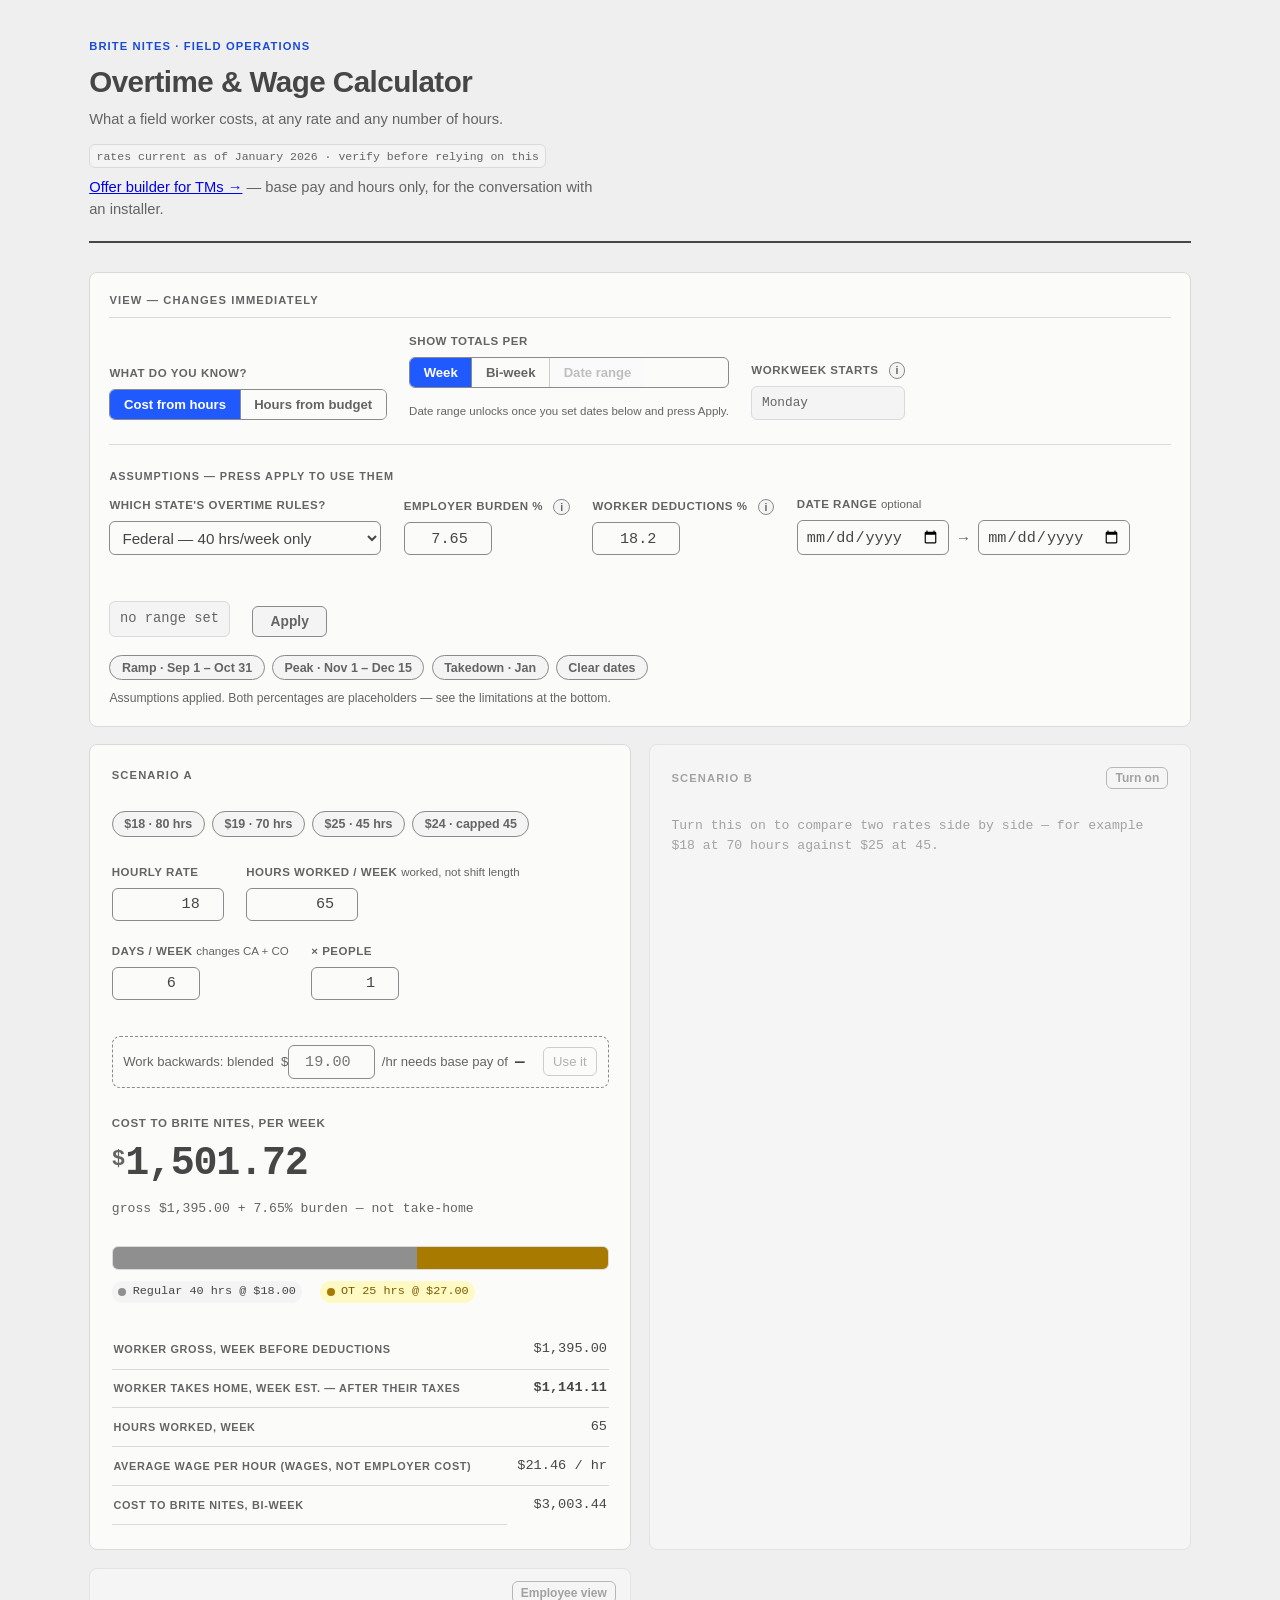
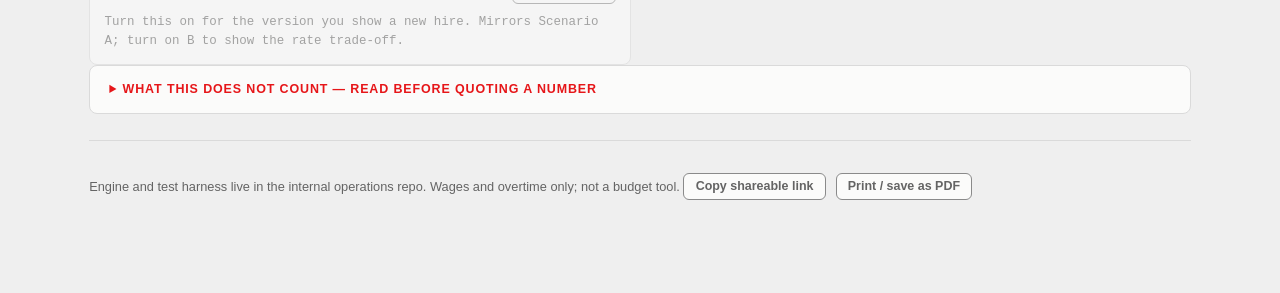
<file: index.html>
<!DOCTYPE html>
<html lang="en">
<head>
<meta charset="utf-8">
<meta name="viewport" content="width=device-width, initial-scale=1">
<title>Overtime &amp; Wage Calculator — Brite Nites</title>

<link rel="stylesheet" href="style.css">
</head>
<body>

<div class="wrap">

  <header class="top">
    <p class="eyebrow">Brite Nites · Field Operations</p>
    <h1>Overtime &amp; Wage Calculator</h1>
    <p class="sub">What a field worker costs, at any rate and any number of hours.</p>
    <span class="stamp">rates current as of January 2026 · verify before relying on this</span>
    <p class="sub" style="margin-top:0.5rem"><a href="tm.html">Offer builder for TMs &rarr;</a> — base pay and hours only, for the conversation with an installer.</p>
    <p class="print-only" id="printStamp" style="font-family:var(--mono);font-size:0.72rem;color:var(--ink-mid);margin:0.5rem 0 0"></p>
  </header>

  <!-- ============ shared settings ============ -->
  <section class="panel">
    <h2>View — changes immediately</h2>
    <div class="row">
      <div class="field">
        <label>What do you know?</label>
        <div class="seg" id="mode">
          <button type="button" data-mode="cost" aria-pressed="true">Cost from hours</button>
          <button type="button" data-mode="hours" aria-pressed="false">Hours from budget</button>
        </div>
      </div>
      <div class="field">
        <label>Show totals per</label>
        <div class="seg" id="period">
          <button type="button" data-period="week" aria-pressed="true">Week</button>
          <button type="button" data-period="biweek" aria-pressed="false">Bi-week</button>
          <button type="button" data-period="range" aria-pressed="false" id="periodRange" disabled>Date range</button>
        </div>
        <p class="unlock-note">Date range unlocks once you set dates below and press Apply.</p>
      </div>
      <div class="field">
        <label>Workweek starts
          <button type="button" class="info" aria-expanded="false" aria-controls="i-week"
                  aria-label="Why the workweek matters">i</button>
        </label>
        <div class="fixed-note">Monday</div>
      </div>
    </div>

    <div class="infobox" id="i-week" hidden>
      Overtime is worked out <b>one week at a time</b>, never per pay period — so
      the calculator has to know where a week begins. Monday matches Deputy, and
      because your pay periods also start Monday and run 14 days, every pay
      period is exactly two whole weeks. That is why the bi-week figure is exact
      rather than an estimate.
    </div>

    <hr class="divide">

    <p class="subhead">Assumptions — press Apply to use them</p>
    <div class="row">
      <div class="field">
        <label for="state">Which state's overtime rules?</label>
        <select id="state" class="w-state">
          <option value="FED" selected>Federal — 40 hrs/week only</option>
          <option value="CA">California — daily OT + double time</option>
          <option value="CO">Colorado — daily OT over 12</option>
        </select>
      </div>
      <div class="field">
        <label for="burden">Employer burden %
          <button type="button" class="info" aria-expanded="false" aria-controls="i-burden"
                  aria-label="What is employer burden?">i</button>
        </label>
        <input type="number" id="burden" class="w-small" value="7.65" min="0" max="100" step="0.01">
      </div>
      <div class="field">
        <label for="deduct">Worker deductions %
          <button type="button" class="info" aria-expanded="false" aria-controls="i-deduct"
                  aria-label="What are worker deductions?">i</button>
        </label>
        <input type="number" id="deduct" class="w-small" value="18.2" min="0" max="100" step="0.1">
      </div>
      <div class="field">
        <label for="d1">Date range <span class="hint">optional</span></label>
        <div style="display:flex;gap:0.45rem;align-items:center">
          <input type="date" id="d1" class="w-date" aria-label="Start date">
          <span style="color:var(--ink-faint)">→</span>
          <input type="date" id="d2" class="w-date" aria-label="End date">
        </div>
      </div>
      <div class="field">
        <label>&nbsp;</label>
        <span class="weeks-out none" id="weeksOut">no range</span>
      </div>
      <div class="field">
        <label>&nbsp;</label>
        <button type="button" class="applybtn" id="apply" data-dirty="0">Apply</button>
      </div>
    </div>

    <div class="presets" id="seasonPresets" style="margin-top:1.1rem">
      <button type="button" data-s1="09-01" data-s2="10-31" data-y="0">Ramp · Sep 1 – Oct 31</button>
      <button type="button" data-s1="11-01" data-s2="12-15" data-y="0">Peak · Nov 1 – Dec 15</button>
      <button type="button" data-s1="01-05" data-s2="01-31" data-y="1">Takedown · Jan</button>
      <button type="button" data-clear="1">Clear dates</button>
    </div>

    <div class="infobox" id="i-burden" hidden>
      What you pay <b>on top of</b> wages. It is not part of anyone's paycheck —
      it is your cost for employing them at all.<br><br>
      The 7.65% here is only the employer half of Social Security and Medicare,
      which is fixed by law. It leaves out unemployment insurance and
      <b>workers' comp, which is the expensive one for roof work</b>. So the real
      number is higher than 7.65% and you should overwrite it once Braxton gives
      you the figure.
    </div>
    <div class="infobox" id="i-deduct" hidden>
      What comes <b>out of</b> the worker's check — their taxes and withholding.
      This is the opposite direction to burden: burden is added to your cost,
      deductions are subtracted from their pay. Gross sits between the two.<br><br>
      18.2% is a placeholder taken from real payroll here (about 82% of gross
      landing in pocket). It changes with the person, their W-4 and their state,
      so treat any net figure as a ballpark.
    </div>

    <p class="apply-hint" id="applyHint" data-dirty="0">Assumptions applied. Both percentages are placeholders — see the limitations at the bottom.</p>
  </section>

  <!-- ============ scenarios ============ -->
  <div class="scenarios">
    <div class="card" id="cardA">
      <div class="card-head"><h3>Scenario A</h3></div>
      <div class="presets" data-preset-for="A">
        <button type="button" data-r="18" data-h="80" data-d="6">$18 · 80 hrs</button>
        <button type="button" data-r="19" data-h="70" data-d="6">$19 · 70 hrs</button>
        <button type="button" data-r="25" data-h="45" data-d="5">$25 · 45 hrs</button>
        <button type="button" data-r="24" data-h="45" data-d="5">$24 · capped 45</button>
      </div>
      <div class="row">
        <div class="field">
          <label for="rateA">Hourly rate</label>
          <input type="number" id="rateA" class="w-rate" value="18" min="0" step="0.25">
        </div>
        <div class="field" data-when="cost">
          <label for="hoursA">Hours worked / week
            <span class="hint">worked, not shift length</span></label>
          <input type="number" id="hoursA" class="w-hours" value="65" min="0" step="0.25">
        </div>
        <div class="field" data-when="hours">
          <label for="budgetA">Weekly budget $</label>
          <input type="number" id="budgetA" class="w-hours" value="1500" min="0" step="10">
        </div>
        <div class="field">
          <label for="daysA">Days / week
            <span class="hint">changes CA + CO</span></label>
          <input type="number" id="daysA" class="w-days" value="6" min="1" max="7" step="1">
        </div>
        <div class="field">
          <label for="peopleA">× people</label>
          <input type="number" id="peopleA" class="w-days" value="1" min="1" step="1">
        </div>
      </div>
      <div class="solver" data-solve-for="A">
        <span>Work backwards: blended</span>
        <label for="blendA">$<input type="number" id="blendA" class="w-rate" step="0.25" min="0" placeholder="19.00"></label>
        <span>/hr needs base pay of</span>
        <span class="sv-out" id="blendOutA">&mdash;</span>
        <button type="button" id="blendUseA" disabled>Use it</button>
      </div>
      <div class="field" data-perday>
        <label>Per-day hours <span class="hint">optional — overrides the weekly total</span></label>
        <div class="perday" id="perdayA"></div>
      </div>
      <div id="outA"></div>
    </div>

    <div class="card b-off" id="cardB">
      <div class="card-head">
        <h3>Scenario B</h3>
        <button type="button" class="toggle-b" id="toggleB" aria-pressed="false">Turn on</button>
      </div>
      <div id="bBody" class="hidden">
        <div class="presets" data-preset-for="B">
          <button type="button" data-r="18" data-h="80" data-d="6">$18 · 80 hrs</button>
          <button type="button" data-r="19" data-h="70" data-d="6">$19 · 70 hrs</button>
          <button type="button" data-r="25" data-h="45" data-d="5">$25 · 45 hrs</button>
          <button type="button" data-r="24" data-h="45" data-d="5">$24 · capped 45</button>
        </div>
        <div class="row">
          <div class="field">
            <label for="rateB">Hourly rate</label>
            <input type="number" id="rateB" class="w-rate" value="25" min="0" step="0.25">
          </div>
          <div class="field" data-when="cost">
            <label for="hoursB">Hours worked / week
            <span class="hint">worked, not shift length</span></label>
            <input type="number" id="hoursB" class="w-hours" value="45" min="0" step="0.25">
          </div>
          <div class="field" data-when="hours">
            <label for="budgetB">Weekly budget $</label>
            <input type="number" id="budgetB" class="w-hours" value="1500" min="0" step="10">
          </div>
          <div class="field">
            <label for="daysB">Days / week
              <span class="hint">changes CA + CO</span></label>
            <input type="number" id="daysB" class="w-days" value="5" min="1" max="7" step="1">
          </div>
          <div class="field">
            <label for="peopleB">× people</label>
            <input type="number" id="peopleB" class="w-days" value="1" min="1" step="1">
          </div>
        </div>
        <div class="solver" data-solve-for="B">
          <span>Work backwards: blended</span>
          <label for="blendB">$<input type="number" id="blendB" class="w-rate" step="0.25" min="0" placeholder="19.00"></label>
          <span>/hr needs base pay of</span>
          <span class="sv-out" id="blendOutB">&mdash;</span>
          <button type="button" id="blendUseB" disabled>Use it</button>
        </div>
        <div class="field" data-perday>
          <label>Per-day hours <span class="hint">optional — overrides the weekly total</span></label>
          <div class="perday" id="perdayB"></div>
        </div>
        <div id="outB"></div>
      </div>
      <p id="bHint" class="bignum-sub" style="margin:0">Turn this on to compare two rates side by side — for example $18 at 70 hours against $25 at 45.</p>
    </div>

    <div class="card b-off" id="cardE">
      <div class="card-head">
        <button type="button" class="toggle-b" id="toggleE" aria-pressed="false">Employee view</button>
      </div>
      <div id="eBody" class="hidden">
        <div id="outE"></div>
      </div>
      <p id="eHint" class="bignum-sub" style="margin:0">Turn this on for the version you show a new hire. Mirrors Scenario A; turn on B to show the rate trade-off.</p>
    </div>
  </div>

  <div id="compare"></div>

  <details class="limits">
    <summary>What this does not count — read before quoting a number</summary>
    <ol>
      <li><b>What the words mean.</b> <b>Employer burden</b> — what you pay on top of wages; your cost, not part of their check. <b>Worker deductions</b> — what comes out of their check. <b>Average wage per hour</b> — total wages divided by hours worked, so it shows what you are actually paying per hour once overtime is mixed in. Deliberately NOT called a <i>blended rate</i>: under the FLSA that term means the weighted average of two or more <i>base</i> rates and it excludes the overtime premium, so it is an input to the overtime calculation. This figure includes the premium, so it is an output. Calling it blended invites the reading that overtime was owed at 1.5x this number. <b>With burden</b> — wages plus the employer add-ons. <b>Hours worked</b> — not shift length; meal breaks are unpaid, so a 16-hour shift with two 30-minute breaks is 15 paid hours.</li>
      <li><b>Both percentages are placeholders.</b> Employer burden defaults to <b>7.65%</b>, which is the employer FICA share only (6.2% Social Security + 1.45% Medicare) — statutory, and it excludes unemployment and workers' comp. Workers' comp is the expensive one for roof work, so the real figure is higher. Worker deductions default to <b>18.2%</b>, drawn from observed payroll at roughly 82% net-to-gross; it varies by person, filing status and state. Overwrite both once you have real numbers.</li>
      <li><b>"Federal" covers every state without a daily overtime rule</b> — VA, UT, AZ, WA, MD, DC, NC, PA, NY, CT, FL and TX among Brite Nites's territories. Only California and Colorado have daily rules.</li>
      <li><b>Wage cost only.</b> Not included: California meal and rest break premiums (one hour of pay per violation, and shifts over 10 hours require a second meal period), productivity decline on long days, safety exposure, or turnover.</li>
      <li><b>A 10% productivity loss erases the whole cheap-labour-plus-overtime advantage.</b> $1,800 ÷ $25.00 = 72 effective hours. If 80 nominal hours produce fewer than 72 hours of real output, an $18 worker at 80 hours no longer beats a $25 worker at 40.</li>
      <li><b>Enter hours <em>worked</em>, not shift length.</b> Meal breaks are unpaid when properly taken, so a 16-hour shift with two 30-minute meals is 15 paid hours. In California that's $396 against $360 at $18/hr — $36 a day.</li>
      <li><b>Splitting hours evenly across days understates California and Colorado cost, always.</b> Double-time and daily overtime trigger on individual long days, and averaging minimises how many hours clear those lines. Measured: 66 hours over 6 days is $1,422 evenly split against $1,476 ragged — 3.8% low. Use the per-day boxes for real weeks.</li>
      <li><b>Colorado's 12-consecutive-hours rule is not modelled.</b> Colorado owes overtime after 12 consecutive hours even when they span two calendar days. That needs shift start and end times, not daily totals.</li>
      <li><b>This page cannot track law changes.</b> It is self-contained with no connection to anything. What moves every January 1: the California minimum wage. Law monitoring is a service — your payroll provider, an employment attorney, or CalChamber alerts.</li>
      <li><b>Validation.</b> The federal path is checked against 29 periods of real Brite Nites payroll, 26 matching to the cent. California and Colorado are built from published state rules and checked against hand-computed cases only — no Brite Nites paycheck exists to test them against.</li>
    </ol>
  </details>

  <footer class="foot">
    <p>Engine and test harness live in the internal operations repo. Wages and overtime only; not a budget tool. <button type="button" class="copybtn" id="share">Copy shareable link</button>
    <button type="button" class="copybtn" id="printBtn" style="margin-left:0.4rem">Print / save as PDF</button></p>
  </footer>

</div>

<script>
/* ===================== engine (mirrors engine.js) ===================== */
const RULES = {
  FED: { weeklyThreshold: 40, dailyOtAfter: null, dailyDtAfter: null, seventhDay: false, label: 'Federal' },
  CA:  { weeklyThreshold: 40, dailyOtAfter: 8,    dailyDtAfter: 12,   seventhDay: true,  label: 'California' },
  CO:  { weeklyThreshold: 40, dailyOtAfter: 12,   dailyDtAfter: null, seventhDay: false, label: 'Colorado' },
};
const r2 = n => Math.round((n + Number.EPSILON) * 100) / 100;

function computeWeek(rate, hoursByDay, key) {
  const r = RULES[key], otRate = rate * 1.5, dtRate = rate * 2;
  let reg = 0, ot = 0, dt = 0;
  hoursByDay.forEach((h, i) => {
    if (!(h > 0)) return;
    if (r.seventhDay && hoursByDay.filter(x => x > 0).length === 7 && i === 6) {
      ot += Math.min(h, 8); dt += Math.max(h - 8, 0); return;
    }
    if (r.dailyOtAfter === null) { reg += h; return; }
    reg += Math.min(h, r.dailyOtAfter);
    if (r.dailyDtAfter !== null) {
      ot += Math.max(Math.min(h, r.dailyDtAfter) - r.dailyOtAfter, 0);
      dt += Math.max(h - r.dailyDtAfter, 0);
    } else {
      ot += Math.max(h - r.dailyOtAfter, 0);
    }
  });
  if (reg > r.weeklyThreshold) { ot += reg - r.weeklyThreshold; reg = r.weeklyThreshold; }
  const cost = reg * rate + ot * otRate + dt * dtRate, total = reg + ot + dt;
  return { reg: r2(reg), ot: r2(ot), dt: r2(dt), total: r2(total), cost: r2(cost),
           blended: total > 0 ? r2(cost / total) : 0 };
}
const evenSplit = (hrs, days) => Array(Math.max(1, days)).fill(hrs / Math.max(1, days));

function hoursForBudget(rate, budget, days, key, maxPerDay = 16) {
  const ceiling = days * maxPerDay;
  if (ceiling <= 0) return { hours: 0, capped: false };   /* `capped` must mean only "hit the 16h/day ceiling" */
  if (computeWeek(rate, evenSplit(ceiling, days), key).cost <= budget) return { hours: ceiling, capped: true };
  let lo = 0, hi = ceiling;
  for (let i = 0; i < 60; i++) {
    const mid = (lo + hi) / 2;
    if (computeWeek(rate, evenSplit(mid, days), key).cost > budget) hi = mid; else lo = mid;
  }
  return { hours: r2(lo), capped: false };
}

/* ===================== helpers ===================== */
const $ = id => document.getElementById(id);
const DAYS = ['Mon','Tue','Wed','Thu','Fri','Sat','Sun'];
const money = n => n.toLocaleString('en-US', { minimumFractionDigits: 2, maximumFractionDigits: 2 });
/* Season totals are a pitch number, not a paycheck. Cents on a five-figure
   estimate read as false precision. */
const money0 = n => Math.round(n).toLocaleString('en-US');
const hrs = n => n.toLocaleString('en-US', { maximumFractionDigits: 2 });
let mode = 'cost', bOn = false, eOn = false, period = 'week';

/* Assumptions are staged, not live — they take effect on Apply.
   View toggles (direction, period) are instant. */
const applied = { state: 'FED', burden: 7.65, deduct: 18.2, d1: '', d2: '' };

['A','B'].forEach(s => {
  const host = $('perday' + s);
  DAYS.forEach((d, i) => {
    const wrap = document.createElement('div');
    wrap.className = 'd';
    wrap.innerHTML = `<span>${d}</span><input type="number" min="0" max="24" step="0.25"
                       id="pd${s}${i}" placeholder="—" aria-label="${d} hours, scenario ${s}">`;
    host.appendChild(wrap);
  });
});

function readScenario(s) {
  const rate = +$('rate' + s).value || 0;
  const days = Math.min(7, Math.max(1, +$('days' + s).value || 1));
  const people = Math.max(1, +$('people' + s).value || 1);
  const perday = DAYS.map((_, i) => $(`pd${s}${i}`).value).map(v => v === '' ? null : (+v || 0));
  const usingPerDay = perday.some(v => v !== null);
  return { rate, days, people, perday, usingPerDay,
           hours: +$('hours' + s).value || 0, budget: +$('budget' + s).value || 0 };
}

function weeksBetween(a, b) {
  if (!a || !b) return null;
  const ms = new Date(b + 'T00:00') - new Date(a + 'T00:00');
  if (!(ms >= 0)) return null;
  return r2((ms / 86400000 + 1) / 7);
}

/* Live readout so the date fields visibly do something before Apply. */
function updateWeeksOut() {
  const w = weeksBetween($('d1').value, $('d2').value);
  const el = $('weeksOut');
  if (w === null) { el.textContent = 'no range set'; el.classList.add('none'); }
  else { el.textContent = `= ${hrs(w)} weeks`; el.classList.remove('none'); }
}

function settingsDirty() {
  return $('state').value !== applied.state
      || (+$('burden').value || 0) !== applied.burden
      || (+$('deduct').value || 0) !== applied.deduct
      || $('d1').value !== applied.d1
      || $('d2').value !== applied.d2;
}
function markDirty() {
  const d = settingsDirty() ? '1' : '0';
  $('apply').dataset.dirty = d;
  $('applyHint').dataset.dirty = d;
  const wk = weeksBetween(applied.d1, applied.d2);
  $('applyHint').textContent = d === '1'
    ? 'Unapplied changes — press Apply.'
    : (wk ? `Applied. Date range is ${hrs(wk)} weeks — switch "Show totals per" to Date range to total it.`
          : 'Assumptions applied. Both percentages are placeholders — see the limitations at the bottom.');
  updateWeeksOut();
}
function applySettings() {
  applied.state  = $('state').value;
  applied.burden = Math.max(0, +$('burden').value || 0);
  applied.deduct = Math.max(0, Math.min(100, +$('deduct').value || 0));
  applied.d1 = $('d1').value;
  applied.d2 = $('d2').value;
  markDirty();
  render();
}

/* Season presets. Install season spans a year boundary, so takedown is +1. */
function seasonYear() {
  const now = new Date();
  return now.getMonth() >= 7 ? now.getFullYear() : now.getFullYear() - 1;
}

function hourArray(sc, state) {
  if (mode === 'hours') {
    const { hours, capped } = hoursForBudget(sc.rate, sc.budget, sc.days, state);
    return { arr: evenSplit(hours, sc.days), solved: hours, capped };
  }
  /* Only honour per-day where a daily rule exists. Otherwise values left in the
     boxes would keep driving the result after the fields were hidden, and the
     total could differ from the hours field the user can actually see. */
  if (sc.usingPerDay && RULES[state].dailyOtAfter !== null)
    return { arr: sc.perday.map(v => v || 0), solved: null, capped: false };
  return { arr: evenSplit(sc.hours, sc.days), solved: null, capped: false };
}

/* The employee card. Deliberately NOT a view mode over Scenario A — A and B
   stay exactly as they are; this is a third card you turn on alongside them.
   It MIRRORS Scenario A rather than carrying its own inputs, because the rate
   and hours are already typed once at the top and a second set would drift.
   Season length comes from the applied date range, or 8 weeks.

   What it must never show: cost to Brite Nites, employer burden, or the
   after-tax estimate. Mike wants the net figure to hand if a hire asks, so it
   lives in Scenario A, off the card he screenshots.

   Two things carry the pitch. The average-pay-per-hour figure, because these
   guys anchor on hourly and the honest answer to "$22 is low" is that $22 with
   overtime averages $26.23. Never label that a "blended rate" — see the
   glossary; the FLSA meaning is an input to the OT calculation, not an output
   of it, and the mislabel implies OT was owed at 1.5x it. And the Scenario B trade-off, which is the real conversation: a guy
   asking $25 gets it, capped at 40 hours, and takes home less. */
function renderEmployee(state, A, B, weeks) {
  const rate  = A.sc.rate;
  const w     = A.w;
  const hours = w.total;
  /* With per-day boxes in use, sc.days is just the input field and can disagree
     with the week actually entered — [16,16,16,0,0,0,0] is three days, not six.
     The hero comes from the real array, so the band and the per-day row have to
     as well, or they would describe a different week than the headline. */
  const days  = A.sc.usingPerDay
    ? Math.max(1, A.arr.filter(h => h > 0).length)
    : A.sc.days;
  /* Floor, not round: a 8.71-week range rounded up to 9 would inflate the
     season total by 3%. On a number quoted to a hire, err low. */
  const wkE   = Math.max(1, Math.floor(weeks || 8));

  if (!(rate > 0 && hours > 0)) {
    $('outE').innerHTML = '<p class="bignum-sub" style="margin:0">Enter a rate and hours in Scenario A.</p>';
    return;
  }

  const seg = t => w.total > 0 ? (t / w.total * 100) : 0;
  const out = [];

  /* Hero first. Everything else is support. */
  out.push(`<div>
    <p class="bignum-label">You earn, per week</p>
    <p class="bignum"><span class="cur">$</span>${money(w.cost)}</p>
    <p class="bignum-sub">${hrs(hours)} hours over ${days} days</p>
  </div>`);

  out.push(`<div>
    <div class="bar">
      ${w.reg ? `<div class="s-reg" style="width:${seg(w.reg)}%"></div>` : ''}
      ${w.ot  ? `<div class="s-ot"  style="width:${seg(w.ot)}%"></div>`  : ''}
      ${w.dt  ? `<div class="s-dt"  style="width:${seg(w.dt)}%"></div>`  : ''}
    </div>
    <div class="legend">
      <span class="k-reg"><i></i>Regular ${hrs(w.reg)} hrs @ $${money(rate)}</span>
      ${w.ot ? `<span class="k-ot"><i></i>OT ${hrs(w.ot)} hrs @ $${money(rate * 1.5)}</span>` : ''}
      ${w.dt ? `<span class="k-dt"><i></i>Double ${hrs(w.dt)} hrs @ $${money(rate * 2)}</span>` : ''}
    </div>
  </div>`);

  /* Shortened deliberately: the long form wrapped mid-sentence at card width
     and Mike wants this on one line. */
  /* Mike's own phrasing on the phone: "your blended rate ($22 base + OT) would
     be $26.23". Written as arithmetic, not as "blended rate": + and = read the
     same in any language, and "blended rate" is both jargon and, under the
     FLSA, the wrong term for this number. */
  out.push(`<p class="reframe">$${money(rate)} base + overtime = <b>$${money(w.blended)}/hr</b></p>`);

  /* "Only 40 hours" runs through the rule engine rather than 40 x rate, so it
     is right in California too, where 40 hours worked as 4 x 10 owes daily
     overtime and plain multiplication would understate it. */
  const flat40 = computeWeek(rate, evenSplit(40, Math.min(days, 5)), state);
  out.push(`<div class="tw"><table class="mini">
    <tr class="emph"><th>Pay per week</th><td class="n">$${money(w.cost)}</td></tr>
    <tr class="emph"><th>Pay every 2 weeks</th><td class="n">$${money(w.cost * 2)}</td></tr>
    <tr><th>Pay per day <span class="hint">(${days} days)</span></th><td class="n">$${money(w.cost / days)}</td></tr>
    <tr class="pop"><th>Average pay per hour <span class="hint">(base + overtime)</span></th><td class="n">$${money(w.blended)}</td></tr>
    <tr class="less"><th>Only 40 hours a week</th><td class="n">$${money(flat40.cost)}</td></tr>
  </table></div>`);

  /* The higher-rate trade-off, from Scenario B. This is the thing Mike says on
     the phone — "$25 is fine, but you're capped at 40" — and a preset chip
     could only imply it. Only rendered when B is on, since B supplies the
     comparison rate and hours. */
  if (B) {
    const dW = w.cost - B.w.cost;
    /* The heading used to hardcode "Higher rate, fewer hours", which is
       backwards the moment B holds a lower rate — its own default preset is
       $18 at 80. Read the direction off B instead of asserting it. */
    const bHigher = B.sc.rate > rate;
    const bFewer  = B.w.total < hours;
    const head = bHigher && bFewer ? 'Higher rate, fewer hours'
               : bHigher           ? 'Higher rate'
               : bFewer            ? 'Fewer hours'
                                   : 'Another option';
    /* "cap" only when B really is the shorter week — otherwise it is a lie. */
    const bCap = bFewer ? ' cap' : '';
    out.push(`<div>
      <p class="bignum-label" style="margin-bottom:0.2rem">${head}</p>
      <div class="tw"><table class="mini">
        <tr class="less"><th>$${money(B.sc.rate)}/hr at ${hrs(B.w.total)} hrs${bCap}</th><td class="n">$${money(B.w.cost)}</td></tr>
        <tr class="emph"><th>$${money(rate)}/hr at ${hrs(hours)} hrs</th><td class="n">$${money(w.cost)}</td></tr>
        ${Math.abs(dW) > 0.005 ? `<tr class="${dW > 0 ? 'more' : 'less'}"><th>You make ${dW > 0 ? 'more' : 'less'} per week</th><td class="n">${dW > 0 ? '+' : '&minus;'}$${money(Math.abs(dW))}</td></tr>` : ''}
      </table></div>
    </div>`);
  }

  /* Named weeks a crew member actually recognises, at fixed hours rather than a
     moving +/- off whatever was typed. Training is the first two weeks at 40,
     strike is teardown, busy is the ceiling and is explicitly not a promise.
     Sorted by hours so the ladder reads in order whatever gets entered - at 80
     hours "Your week" belongs at the bottom of the list, not the middle. */
  const cap16 = days * 16;   /* never imply more than the 16 hrs/day modelled elsewhere */
  const named = [
    { label: 'Training x2 weeks', h: 40,                  wk: flat40 },
    { label: 'Your week',         h: hours,               wk: w, me: true },
    { label: 'Strike',            h: Math.min(65, cap16)            },
    { label: 'Busy week',         h: Math.min(72, cap16), note: 'not promised &mdash; as needed' },
  ];
  named.forEach(r => { if (!r.wk) r.wk = computeWeek(rate, evenSplit(r.h, days), state); });
  /* A 72-hour week IS the busy week, and a 65-hour week IS a strike week. Left
     alone that printed the same money twice under two headings, which reads as
     a bug. Fold them into one row carrying both names instead - the entered
     week always survives, so "Your week" never disappears from under someone. */
  const byHours = [];
  named.forEach(r => {
    const twin = byHours.find(x => Math.abs(x.h - r.h) < 0.01);
    if (!twin) { byHours.push(r); return; }
    const keep = twin.me ? twin : r, drop = twin.me ? r : twin;
    keep.label = keep.label + ' \u00b7 ' + drop.label;
    if (drop.note && !keep.note) keep.note = drop.note;
    if (keep !== twin) byHours[byHours.indexOf(twin)] = keep;
  });
  const rows = byHours.sort((a, b) => a.h - b.h);

  out.push(`<div>
    <p class="bignum-label" style="margin-bottom:0.2rem">Other weeks</p>
    <div class="tw"><table class="mini">
      ${rows.map(r => `<tr class="${r.me ? 'emph' : (r.h < hours - 0.01 ? 'less' : '')}"><th>${r.label} <span class="hint">(${hrs(r.h)} hours)</span>${r.note ? `<br><span class="hint">${r.note}</span>` : ''}</th><td class="n">$${money(r.wk.cost)}</td></tr>`).join('')}
    </table></div>
  </div>`);

  /* Only the first two weeks are training, not all eight. Bounding the season
     with eight 40-hour weeks would quote a floor nobody will ever actually
     earn, so both ends carry the two training weeks and vary the rest. */
  const trainWk = Math.min(2, wkE);
  const restWk  = wkE - trainWk;
  const busyWk  = rows.find(r => /Busy week/.test(r.label));
  /* If somebody enters more than 72, their own week is the ceiling, not "busy". */
  const topCost = Math.max(busyWk ? busyWk.wk.cost : 0, w.cost);
  const seasonLo = trainWk * flat40.cost + restWk * w.cost;
  const seasonHi = trainWk * flat40.cost + restWk * topCost;
  /* Enter 72 and your week IS the busy week, so both ends are the same number.
     "$10,336 to $10,336" reads as a broken range; print the one figure. */
  const flat = Math.abs(seasonHi - seasonLo) < 0.5;
  out.push(`<div>
    <p class="bignum-label">Total for ${hrs(wkE)} weeks</p>
    <p class="bignum season"><span class="cur">$</span>${money0(seasonLo)}${flat ? '' : `<span
      class="joiner">to</span><span class="cur">$</span>${money0(seasonHi)}`}</p>
  </div>`);

  if (A.sc.people > 1) {
    out.push(`<p class="bignum-sub" style="margin:0">This is one person's pay.
      Scenario A is showing ${A.sc.people} people.</p>`);
  }

  out.push(`<div class="warn"><b>Hours not guaranteed.</b>
    Hours change by territory, by week and by weather. Numbers above show what
    ${hrs(hours)} hours a week pays.${A.capped ? ' These hours hit the 16-hour daily limit this tool models, so the real number is higher.' : ''}</div>`);

  $('outE').innerHTML = out.join('');
}

function renderScenario(s, state, burden, weeks) {
  const sc = readScenario(s);
  const { arr, solved, capped } = hourArray(sc, state);
  const w = computeWeek(sc.rate, arr, state);
  const wage = w.cost * sc.people;
  const empl = wage * (1 + burden / 100);
  const biweek = empl * 2;
  const span = weeks ? empl * weeks : null;
  const seg = t => w.total > 0 ? (t / w.total * 100) : 0;

  const mult = period === 'biweek' ? 2 : (period === 'range' && weeks ? weeks : 1);
  const pLab = period === 'biweek' ? 'bi-week'
             : period === 'range'  ? `${hrs(weeks)}-week stretch`
             : 'week';
  const oLab = period === 'week' ? 'bi-week' : 'week';
  const oVal = period === 'week' ? biweek : empl;

  const parts = [];

  parts.push(`<div>
    <p class="bignum-label">${mode === 'hours' ? 'Max hours affordable' : `Cost to Brite Nites, per ${pLab}`}</p>
    <p class="bignum">${mode === 'hours'
      ? `${hrs(solved)}<span class="cur" style="margin-left:.25em">hrs</span>`
      : `<span class="cur">$</span>${money(empl * mult)}`}</p>
    <p class="bignum-sub">${mode === 'hours'
      ? (capped
          ? `CAPPED at 16 hrs/day over ${sc.days} days — the real answer is higher than this tool models`
          : `at $${money(sc.rate)}/hr over ${sc.days} days · $${money(empl)}/wk loaded`)
      : `gross $${money(wage * mult)} + ${burden}% burden${sc.people > 1 ? ` · ${sc.people} people` : ''} — not take-home`}</p>
  </div>`);

  parts.push(`<div>
    <div class="bar">
      ${w.reg ? `<div class="s-reg" style="width:${seg(w.reg)}%"></div>` : ''}
      ${w.ot ? `<div class="s-ot" style="width:${seg(w.ot)}%"></div>` : ''}
      ${w.dt ? `<div class="s-dt" style="width:${seg(w.dt)}%"></div>` : ''}
    </div>
    <div class="legend">
      <span class="k-reg"><i></i>Regular ${hrs(w.reg)} hrs @ $${money(sc.rate)}</span>
      <span class="k-ot"><i></i>OT ${hrs(w.ot)} hrs @ $${money(sc.rate * 1.5)}</span>
      ${RULES[state].dailyDtAfter !== null || w.dt ? `<span class="k-dt"><i></i>Double ${hrs(w.dt)} hrs @ $${money(sc.rate * 2)}</span>` : ''}
    </div>
  </div>`);

  const perPersonGross = w.cost * mult;
  const perPersonNet = perPersonGross * (1 - applied.deduct / 100);

  /* Three different numbers exist and they are easy to confuse: cost to Brite Nites
     (the headline) is gross PLUS employer burden; worker gross is the middle;
     take-home is gross MINUS their deductions. A pay stub shows the middle two,
     so those go first, directly under the headline, to read as a ladder.
     "Wages" used to appear as its own row and duplicated worker gross exactly
     whenever people = 1 — the same number under two labels. */
  parts.push(`<div class="tw"><table class="mini">
    <tr><th>Worker gross, ${pLab} <span class="hint">before deductions</span></th><td class="n">$${money(perPersonGross)}</td></tr>
    <tr class="emph"><th>Worker takes home, ${pLab} <span class="hint">est. — after their taxes</span></th><td class="n">$${money(perPersonNet)}</td></tr>
    <tr><th>Hours worked, ${pLab}</th><td class="n">${hrs(w.total * sc.people * mult)}</td></tr>
    <tr><th>Average wage per hour <span class="hint">(wages, not employer cost)</span></th><td class="n">$${money(w.blended)} / hr</td></tr>
    ${sc.people > 1 ? `<tr><th>All ${sc.people} people, gross, ${pLab}</th><td class="n">$${money(wage * mult)}</td></tr>` : ''}
    <tr><th>Cost to Brite Nites, ${oLab}</th><td class="n">$${money(oVal)}</td></tr>
    ${span !== null && period !== 'range' ? `<tr class="emph"><th>Cost to Brite Nites × ${hrs(weeks)} weeks</th><td class="n">$${money(span)}</td></tr>` : ''}
    ${span !== null && period !== 'range' ? `<tr><th>Worker takes home × ${hrs(weeks)} weeks <span class="hint">est.</span></th><td class="n">$${money(w.cost * weeks * (1 - applied.deduct / 100))}</td></tr>` : ''}
  </table></div>`);

  if (state !== 'FED' && !sc.usingPerDay && mode === 'cost' && w.total > 0) {
    parts.push(`<div class="warn"><b>Hours split evenly across ${sc.days} days.</b>
      In ${RULES[state].label} that understates cost whenever real days are uneven, because the premium
      triggers on individual long days. Use the per-day boxes for a real week.</div>`);
  }

  $('out' + s).innerHTML = parts.join('');
  return { sc, w, wage, empl, solved, arr, capped };
}

function renderCompare(A, B, state, burden) {
  if (!bOn) { $('compare').innerHTML = ''; return; }
  const out = [];

  const mult = period === 'biweek' ? 2 : 1;
  const pLab = period === 'biweek' ? 'bi-week' : 'week';

  if (mode === 'cost') {
    const cheaper = A.empl <= B.empl ? 'A' : 'B';
    const gap = Math.abs(A.empl - B.empl) * mult;
    const aH = A.w.total * A.sc.people, bH = B.w.total * B.sc.people;
    out.push(`<p class="lead">Scenario ${cheaper} costs <span class="num">$${money(gap)}</span> less per ${pLab}.</p>`);
    out.push(`<p class="small">A delivers <span class="num">${hrs(aH)}</span> hours at an average
      <span class="num">$${money(A.w.blended)}</span>/hr. B delivers <span class="num">${hrs(bH)}</span> hours at
      <span class="num">$${money(B.w.blended)}</span>/hr.</p>`);

    const hi = aH >= bH ? A : B, lo = aH >= bH ? B : A;
    const hiN = aH >= bH ? 'A' : 'B', loN = aH >= bH ? 'B' : 'A';
    const extra = r2(hi.w.total * hi.sc.people - lo.w.total * lo.sc.people);
    if (extra > 0) {
      const per = r2((hi.empl - lo.empl) / extra);
      out.push(`<p class="small">Scenario ${hiN} buys <span class="num">${hrs(extra)}</span> more hours than ${loN},
        at <span class="num">$${money(Math.abs(per))}</span> per extra hour${per < 0 ? ' — and costs less overall' : ''}.</p>`);
    }

    [['A', A], ['B', B]].forEach(([n, X]) => {
      if (X.w.total > X.sc.people * 40) {
        const bodies = Math.ceil(X.w.total * X.sc.people / 40);
        const alt = computeWeek(X.sc.rate, evenSplit(40, 5), state).cost * bodies * (1 + burden / 100);
        const save = r2((X.empl - alt) * mult);
        if (save > 0) out.push(`<p class="small"><b>Scenario ${n} on wages alone:</b> the same
          <span class="num">${hrs(X.w.total * X.sc.people * mult)}</span> hours from <span class="num">${bodies}</span> people
          at 40 hrs each costs <span class="num">$${money(alt * mult)}</span> —
          <span class="num">$${money(save)}</span> less. Overtime only wins once the fixed cost of an extra body
          (recruiting, training, housing, per diem, truck seat) exceeds that. Brite Nites can't currently quantify it.</p>`);
      }
    });
  } else {
    out.push(`<p class="lead">At the same budget, A buys <span class="num">${hrs(A.solved)}</span> hours,
      B buys <span class="num">${hrs(B.solved)}</span>.</p>`);
    const d = r2(Math.abs(A.solved - B.solved));
    out.push(`<p class="small">${A.solved >= B.solved ? 'A' : 'B'} buys <span class="num">${hrs(d)}</span> more hours
      for the same money.</p>`);
  }

  $('compare').innerHTML = `<div class="verdict">${out.join('')}</div>`;
}

/* Work backwards: what base rate lands on a target blended (base + OT) rate?
   Every rule here scales linearly with the base rate, so cost(r) === r*cost(1).
   Price the week once at $1/hr and divide - exact, no searching, no nudging
   the rate box a quarter at a time. Reads the per-day boxes wherever a daily
   rule applies, so the answer describes the week actually on screen. */
function solveBlended(s) {
  const sc = readScenario(s);
  const st = applied.state;
  const arr = (sc.usingPerDay && RULES[st].dailyOtAfter !== null)
    ? sc.perday.map(v => v || 0)
    : evenSplit(sc.hours, sc.days);
  const total = arr.reduce((a, b) => a + b, 0);
  const unit  = computeWeek(1, arr, st).cost;
  const t = +$('blend' + s).value || 0;
  return (t > 0 && total > 0 && unit > 0) ? r2(t * total / unit) : 0;
}
function paintSolver(s) {
  const out = $('blendOut' + s);
  if (!out) return;
  const r = solveBlended(s);
  out.innerHTML = r > 0 ? '$' + money(r) : '&mdash;';
  $('blendUse' + s).disabled = !(r > 0);
}

function render() {
  const state = applied.state;
  const burden = applied.burden;
  const weeks = weeksBetween(applied.d1, applied.d2);
  /* The range segment only exists when an APPLIED range does. If the range is
     cleared while selected, fall back to week rather than silently showing x1. */
  $('periodRange').disabled = !weeks;
  if (period === 'range' && !weeks) setPeriod('week');
  document.querySelectorAll('[data-when]').forEach(el => {
    el.classList.toggle('hidden', el.dataset.when !== mode);
  });
  /* Per-day entry only changes the answer where a DAILY overtime rule exists,
     i.e. California and Colorado. Under federal rules the shape of the week is
     irrelevant, so the seven boxes are noise. Hidden there — and ignored, see
     hourArray: leaving them visible-but-inert would be one thing, leaving them
     hidden-but-live would silently compute a different total from the hours
     field on screen. */
  const dailyRule = RULES[state].dailyOtAfter !== null;
  document.querySelectorAll('[data-perday]').forEach(el => {
    el.classList.toggle('hidden', !dailyRule || mode !== 'cost');
  });
  const A = renderScenario('A', state, burden, weeks);
  const B = bOn ? renderScenario('B', state, burden, weeks) : null;
  if (eOn) renderEmployee(state, A, B, weeks);
  renderCompare(A, B, state, burden);
  paintSolver('A'); paintSolver('B');
  writeUrl();
}

/* ---------- share via URL ---------- */
const URL_KEYS = ['state','burden','deduct','d1','d2','rateA','hoursA','budgetA','daysA','peopleA',
                  'rateB','hoursB','budgetB','daysB','peopleB'];
function writeUrl() {
  const p = new URLSearchParams();
  URL_KEYS.forEach(k => { const el = $(k); if (el && el.value !== '') p.set(k, el.value); });
  p.set('mode', mode); p.set('period', period); if (bOn) p.set('b', '1'); if (eOn) p.set('e', '1');
  ['A','B'].forEach(s => DAYS.forEach((_, i) => {
    const v = $(`pd${s}${i}`).value; if (v !== '') p.set(`pd${s}${i}`, v);
  }));
  /* Opened as a local file, some browsers reject replaceState with a query
     string. writeUrl() is the last statement in render(), so an uncaught throw
     here would fire on every keystroke. The shareable link degrades; the
     calculator must not. */
  try { history.replaceState(null, '', '?' + p.toString()); } catch (e) { /* file:// */ }
}
function readUrl() {
  const p = new URLSearchParams(location.search);
  if (![...p.keys()].length) return;
  URL_KEYS.forEach(k => { if (p.has(k) && $(k)) $(k).value = p.get(k); });
  ['A','B'].forEach(s => DAYS.forEach((_, i) => {
    const key = `pd${s}${i}`; if (p.has(key)) $(key).value = p.get(key);
  }));
  if (p.get('mode') === 'hours') setMode('hours');
  if (p.get('period') === 'biweek') setPeriod('biweek');
  if (p.get('b') === '1') setB(true);
  if (p.get('e') === '1') setE(true);
}
function setMode(m) {
  mode = m;
  document.querySelectorAll('#mode button').forEach(b =>
    b.setAttribute('aria-pressed', String(b.dataset.mode === m)));
}
function setPeriod(v) {
  period = v;
  document.querySelectorAll('#period button').forEach(b =>
    b.setAttribute('aria-pressed', String(b.dataset.period === v)));
}
function setB(on) {
  bOn = on;
  $('bBody').classList.toggle('hidden', !on);
  $('bHint').classList.toggle('hidden', on);
  $('cardB').classList.toggle('b-off', !on);
  $('toggleB').textContent = on ? 'Turn off' : 'Turn on';
  $('toggleB').setAttribute('aria-pressed', String(on));
}

function setE(on) {
  eOn = on;
  $('eBody').classList.toggle('hidden', !on);
  $('eHint').classList.toggle('hidden', on);
  $('cardE').classList.toggle('b-off', !on);
  /* The button is the card's label now, so its text stays put. State reads from
     aria-pressed for assistive tech, and from the filled style plus the card
     body appearing for everyone else. */
  $('toggleE').setAttribute('aria-pressed', String(on));
}

/* Info panels. Delegated from document because the results region is
   re-rendered on every keystroke; a directly-bound listener would be lost. */
document.addEventListener('click', e => {
  const btn = e.target.closest('.info');
  if (!btn) return;
  const box = document.getElementById(btn.getAttribute('aria-controls'));
  if (!box) return;
  const open = btn.getAttribute('aria-expanded') === 'true';
  btn.setAttribute('aria-expanded', String(!open));
  box.hidden = open;
});

/* view toggles — instant */
document.querySelectorAll('#mode button').forEach(b =>
  b.addEventListener('click', () => { setMode(b.dataset.mode); render(); }));
document.querySelectorAll('#period button').forEach(b =>
  b.addEventListener('click', () => { setPeriod(b.dataset.period); render(); }));
['A', 'B'].forEach(s => $('blendUse' + s).addEventListener('click', () => {
  const r = solveBlended(s);
  /* Writes the rate field rather than only reporting it - the whole point is to
     stop hand-tuning that box. Everything downstream recomputes from it. */
  if (r > 0) { $('rate' + s).value = r.toFixed(2); render(); }
}));
$('toggleB').addEventListener('click', () => { setB(!bOn); render(); });
$('toggleE').addEventListener('click', () => { setE(!eOn); render(); });
/* The employee card has no inputs of its own — it mirrors Scenario A — so it
   needs no listeners beyond its on/off toggle. */

/* assumptions — staged until Apply */
['state','burden','deduct','d1','d2'].forEach(id => {
  $(id).addEventListener('input', markDirty);
  $(id).addEventListener('change', markDirty);
});
$('apply').addEventListener('click', () => {
  if ($('apply').dataset.dirty === '1') applySettings();
});

/* season date presets */
$('seasonPresets').addEventListener('click', e => {
  const b = e.target.closest('button');
  if (!b) return;
  if (b.dataset.clear) { $('d1').value = ''; $('d2').value = ''; markDirty(); return; }
  const y = seasonYear() + (+b.dataset.y || 0);
  $('d1').value = `${y}-${b.dataset.s1}`;
  $('d2').value = `${y}-${b.dataset.s2}`;
  markDirty();
});

/* scenario presets */
document.querySelectorAll('[data-preset-for]').forEach(host => {
  const s = host.dataset.presetFor;
  host.addEventListener('click', e => {
    const b = e.target.closest('button');
    if (!b) return;
    $('rate' + s).value = b.dataset.r;
    $('hours' + s).value = b.dataset.h;
    $('days' + s).value = b.dataset.d;
    /* Not every scenario has per-day boxes, so tolerate a missing element
       rather than throwing on .value. */
    DAYS.forEach((_, i) => { const pd = $(`pd${s}${i}`); if (pd) pd.value = ''; });
    render();
  });
});

/* scenario dials — live */
document.querySelectorAll('.card input').forEach(el => {
  el.addEventListener('input', render);
  el.addEventListener('change', render);
});
$('share').addEventListener('click', async () => {
  try { await navigator.clipboard.writeText(location.href); $('share').textContent = 'Link copied'; }
  catch { $('share').textContent = 'Copy from the address bar'; }
  setTimeout(() => { $('share').textContent = 'Copy shareable link'; }, 2200);
});
/* Print: force the limitations open and stamp what was calculated, then
   put the page back the way the reader had it. */
let limitsWasOpen = false;
function beforePrint() {
  const d = document.querySelector('details.limits');
  limitsWasOpen = d.open; d.open = true;
  const st = applied.state === 'CA' ? 'California' : applied.state === 'CO' ? 'Colorado' : 'Federal';
  const range = applied.d1 && applied.d2 ? ` · ${applied.d1} to ${applied.d2}` : '';
  $('printStamp').textContent =
    `Printed ${new Date().toISOString().slice(0, 10)} · ${st} rules · ` +
    `employer burden ${applied.burden}% · worker deductions ${applied.deduct}%${range}`;
}
function afterPrint() { document.querySelector('details.limits').open = limitsWasOpen; }
window.addEventListener('beforeprint', beforePrint);
window.addEventListener('afterprint', afterPrint);
$('printBtn').addEventListener('click', () => window.print());

readUrl();
setB(bOn);
applySettings();   /* commits any URL-supplied assumptions, then renders */
</script>
</body>
</html>
</file>
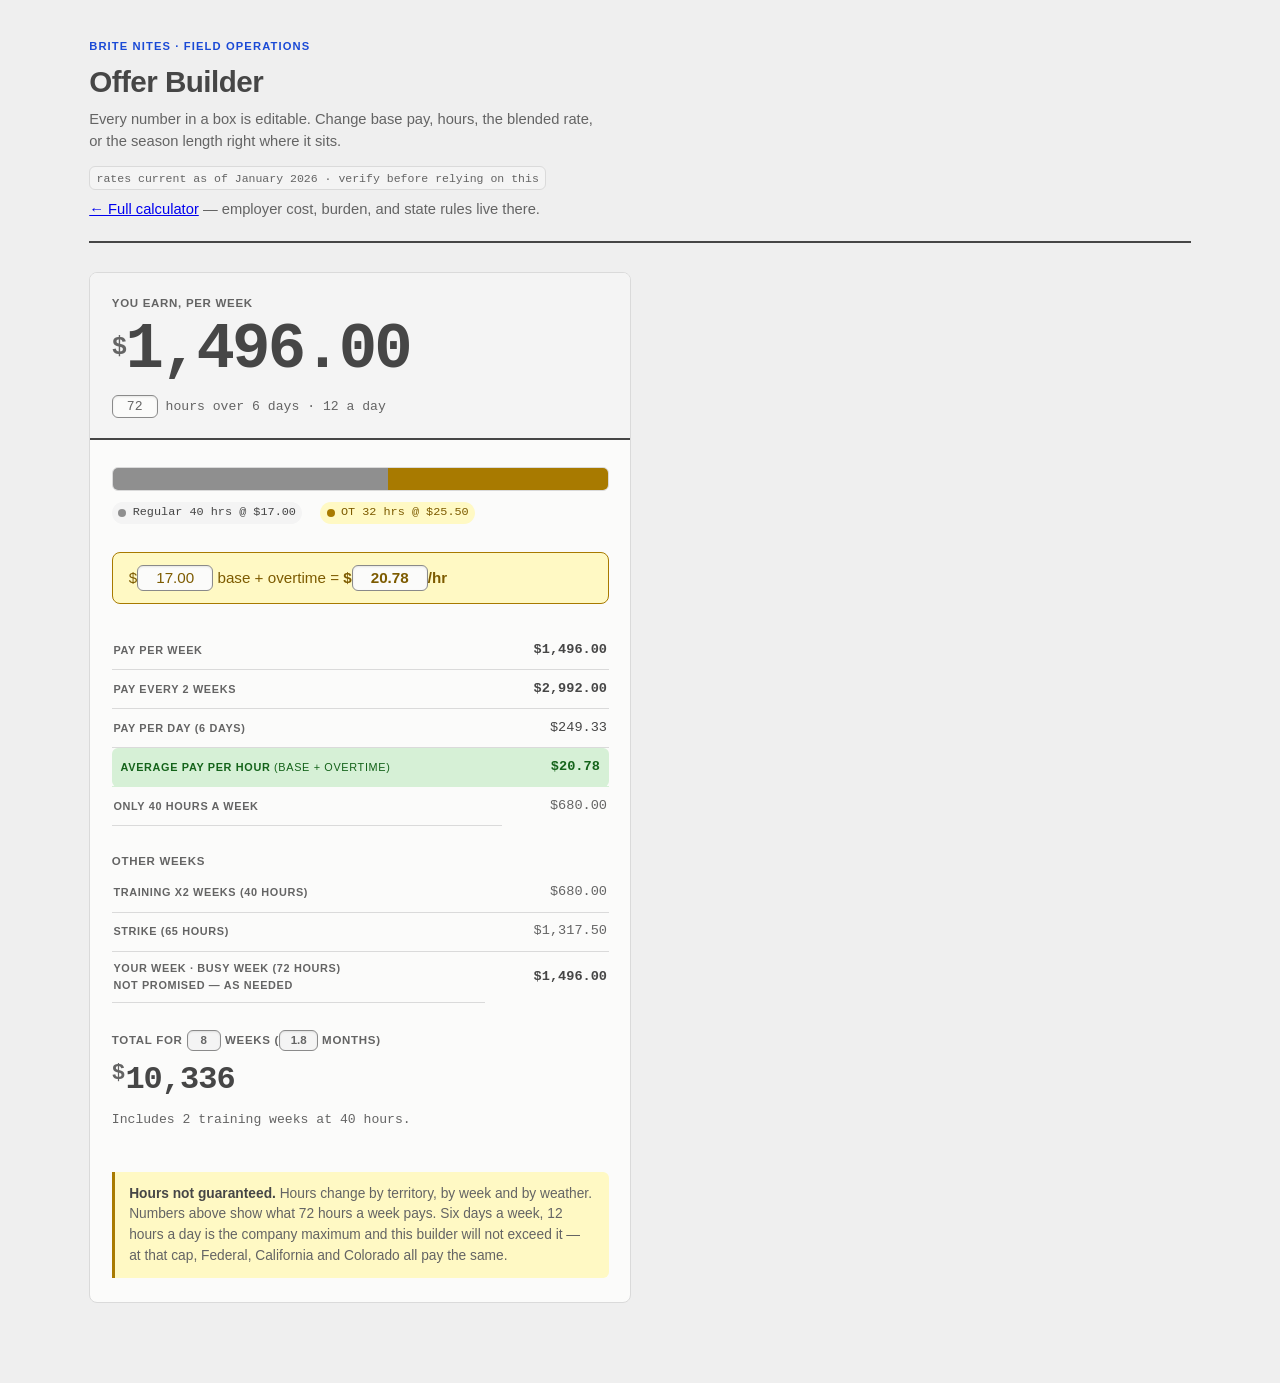
<file: offer/index.html>
<!DOCTYPE html>
<html lang="en">
<head>
<meta charset="utf-8">
<title>Offer Builder — Brite Nites</title>
<!-- Short, sayable path for the TM-facing page: /ot-calculator/offer/
     The page itself stays at tm.html so the deployed files remain BYTE-
     IDENTICAL to their source of record in Field-Ops/ot-calculator/. This repo
     has drifted from that source once before and produced a $90 error on a
     week's pay, so nothing here rewrites a file on the way out - the short
     link is a separate file that never needs to change.
     location.replace, not href, so the short URL does not sit in back-history
     and trap someone in a redirect loop when they hit Back. -->
<link rel="canonical" href="https://brite-nites.github.io/ot-calculator/tm.html">
<meta http-equiv="refresh" content="0; url=../tm.html">
<script>location.replace('../tm.html' + location.search + location.hash);</script>
</head>
<body style="font:14px -apple-system,BlinkMacSystemFont,'Segoe UI',sans-serif;padding:2rem">
<p>Opening the <a href="../tm.html">Offer Builder</a>…</p>
</body>
</html>
</file>
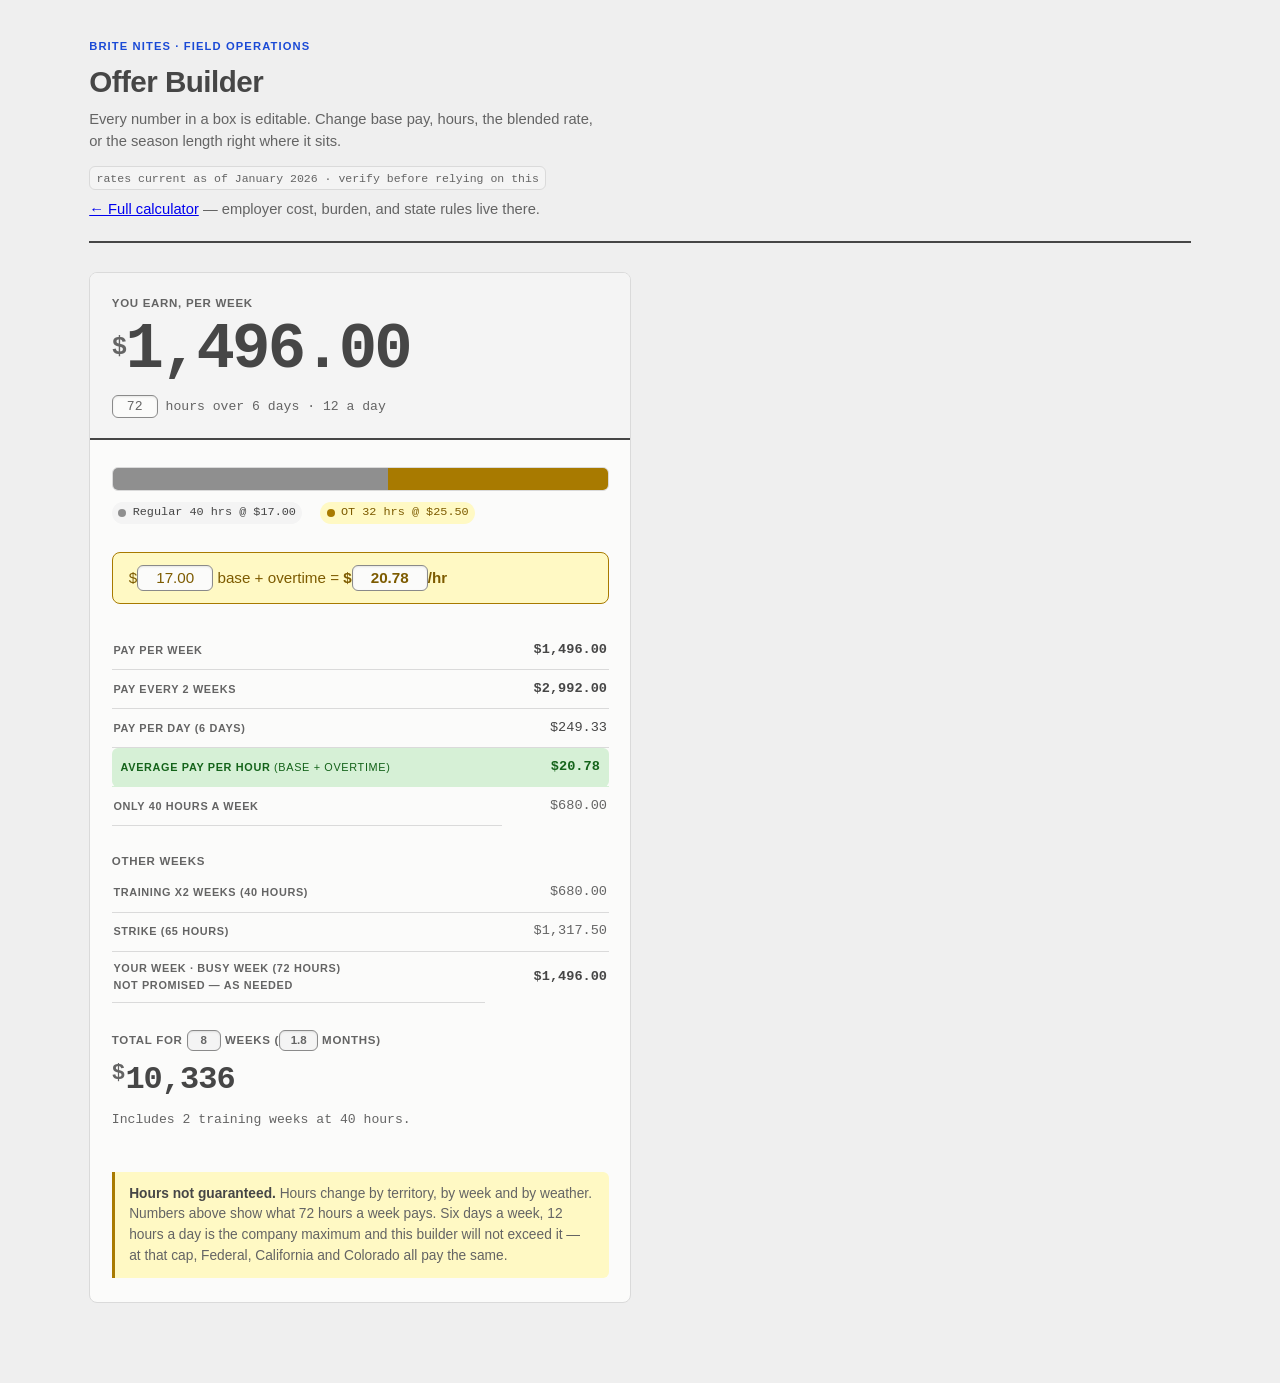
<file: tm.html>
<!DOCTYPE html>
<html lang="en">
<head>
<meta charset="utf-8">
<meta name="viewport" content="width=device-width, initial-scale=1">
<title>Offer Builder — Brite Nites</title>
<link rel="stylesheet" href="style.css">
</head>
<body>

<div class="wrap">

  <header class="top">
    <p class="eyebrow">Brite Nites · Field Operations</p>
    <h1>Offer Builder</h1>
    <p class="sub">Every number in a box is editable. Change base pay, hours, the blended rate, or the season length right where it sits.</p>
    <span class="stamp">rates current as of January 2026 · verify before relying on this</span>
    <p class="sub" style="margin-top:0.5rem"><a href="index.html">&larr; Full calculator</a> — employer cost, burden, and state rules live there.</p>
  </header>

  <div class="scenarios">
    <div class="card">
      <div id="out"></div>
    </div>
  </div>

</div>

<script src="engine.js"></script>
<script>
/* Offer Builder — the TM-facing cut of the employee card.
 *
 * No settings panel. Every dial lives inside the sentence it changes: hours in
 * the hero line, base pay and the blended rate in the reframe band, weeks and
 * months in the season total. A TM opens this in front of an installer, so the
 * page reads as a statement about their pay rather than as a form to fill in -
 * but the dials are still drawn as real boxed fields. Sentence-shaped and
 * obviously typeable are not in tension; looking un-editable was a bug, not
 * the point.
 *
 * The blended field is the whole trick. Type the rate you want to OFFER and it
 * back-solves base pay, because cost is linear in the base rate: cost(r) is
 * exactly r * cost(1). That replaces hand-nudging the rate box a quarter at a
 * time, and it needs no separate calculator UI - it IS the number already on
 * screen, made editable.
 *
 * DAYS is fixed at 6 and the company cap is 12 hrs/day, so 72 hours is the
 * most the page will build. Not a simplification: at <= 12 hrs/day over >= 5
 * days the federal, California and Colorado rules pay identically, which is
 * what lets this page skip a state picker and still be right in SoCal and
 * Colorado. Past that line they diverge and California owes double time.
 *
 * The 72-hour clamp is what makes that structural rather than advisory. The
 * page used to accept any number and print a warning when California would
 * have diverged; the divergent range is now simply unreachable, so the warning
 * is gone rather than left in as dead code that still looks like a guard.
 */
const DAYS = 6;
const STATE = 'FED';
const MAX_PER_DAY = 12;
/* 72. Derived, not typed: if either constant above moves, the cap moves with
   it and cannot fall out of step with the rule it exists to enforce. */
const MAX_HOURS = DAYS * MAX_PER_DAY;
const WEEKS_PER_MONTH = 52 / 12;

/* State lives here, not in the DOM. The card is re-rendered wholesale on every
   keystroke, so any input element is a throwaway - reading values back off it
   would read from a node that is about to be discarded. */
const S = { rate: 17, hours: MAX_HOURS, weeks: 8, capped: false };

const $ = id => document.getElementById(id);
const money  = n => n.toLocaleString('en-US', { minimumFractionDigits: 2, maximumFractionDigits: 2 });
const money0 = n => Math.round(n).toLocaleString('en-US');
const hrs    = n => Number.isInteger(n) ? String(n) : n.toFixed(2).replace(/\.?0+$/, '');
const r2     = n => Math.round((n + Number.EPSILON) * 100) / 100;
const num    = v => { const n = parseFloat(String(v).replace(/[^0-9.]/g, '')); return isFinite(n) ? n : 0; };

/* An editable number sitting inside running text. */
function ie(id, value, cls, extra) {
  return `<input type="text" inputmode="decimal" class="ie ${cls}" id="${id}" data-ie="1"
    value="${value}" aria-label="${extra || id}" autocomplete="off" spellcheck="false">`;
}

function render() {
  /* Preserve the caret across the re-render. `raw` matters as much as position:
     mid-typing the field may hold "1." which parses to 1, and writing 1 back
     would eat the keystroke the moment it was typed. */
  const act = document.activeElement;
  const keep = (act && act.dataset && act.dataset.ie)
    ? { id: act.id, pos: act.selectionStart, raw: act.value } : null;

  const rate = S.rate, hours = S.hours;
  const wkE  = Math.max(1, Math.floor(S.weeks || 8));
  const out  = [];

  const ok = rate > 0 && hours > 0;
  const w      = ok ? computeWeek(rate, evenSplit(hours, DAYS), STATE) : null;
  const flat40 = ok ? computeWeek(rate, evenSplit(40, 5), STATE) : null;
  const seg    = t => (w && w.total > 0) ? (t / w.total * 100) : 0;

  out.push(`<div class="hero">
    <p class="bignum-label">You earn, per week</p>
    <p class="bignum"><span class="cur">$</span>${ok ? money(w.cost) : '—'}</p>
    <p class="bignum-sub">${ie('fHours', hrs(hours), 'ie-hrs', 'hours per week')} hours over ${DAYS} days${
      ok ? ` &middot; ${hrs(r2(hours / DAYS))} a day` : ''}</p>
  </div>`);

  if (!ok) {
    out.push(`<p class="bignum-sub" style="margin:0">Set base pay and hours above zero.</p>`);
    out.push(`<p class="reframe">${ie('fRate', money(rate), 'ie-rate', 'base pay')} base</p>`);
    finish(out, keep);
    return;
  }

  out.push(`<div>
    <div class="bar">
      ${w.reg ? `<div class="s-reg" style="width:${seg(w.reg)}%"></div>` : ''}
      ${w.ot  ? `<div class="s-ot"  style="width:${seg(w.ot)}%"></div>`  : ''}
      ${w.dt  ? `<div class="s-dt"  style="width:${seg(w.dt)}%"></div>`  : ''}
    </div>
    <div class="legend">
      <span class="k-reg"><i></i>Regular ${hrs(w.reg)} hrs @ $${money(rate)}</span>
      ${w.ot ? `<span class="k-ot"><i></i>OT ${hrs(w.ot)} hrs @ $${money(rate * 1.5)}</span>` : ''}
      ${w.dt ? `<span class="k-dt"><i></i>Double ${hrs(w.dt)} hrs @ $${money(rate * 2)}</span>` : ''}
    </div>
  </div>`);

  /* Both halves editable and each solves the other. Type a base rate to see the
     blended; type the blended you want to offer to get the base rate. */
  out.push(`<p class="reframe">$${ie('fRate', money(rate), 'ie-rate', 'base pay')} base + overtime =
    <b>$${ie('fBlend', money(w.blended), 'ie-rate', 'blended rate')}/hr</b></p>`);

  out.push(`<div class="tw"><table class="mini">
    <tr class="emph"><th>Pay per week</th><td class="n">$${money(w.cost)}</td></tr>
    <tr class="emph"><th>Pay every 2 weeks</th><td class="n">$${money(w.cost * 2)}</td></tr>
    <tr><th>Pay per day <span class="hint">(${DAYS} days)</span></th><td class="n">$${money(w.cost / DAYS)}</td></tr>
    <tr class="pop"><th>Average pay per hour <span class="hint">(base + overtime)</span></th><td class="n">$${money(w.blended)}</td></tr>
    <tr class="less"><th>Only 40 hours a week</th><td class="n">$${money(flat40.cost)}</td></tr>
  </table></div>`);

  /* A 72-hour week IS the busy week. Fold same-hour rows into one carrying both
     names rather than printing the same money twice; the entered week survives. */
  const named = [
    { label: 'Training x2 weeks', h: 40,    wk: flat40 },
    { label: 'Your week',         h: hours, wk: w, me: true },
    { label: 'Strike',            h: 65 },
    { label: 'Busy week',         h: 72, note: 'not promised &mdash; as needed' },
  ];
  named.forEach(r => { if (!r.wk) r.wk = computeWeek(rate, evenSplit(r.h, DAYS), STATE); });
  const rows = [];
  named.forEach(r => {
    const twin = rows.find(x => Math.abs(x.h - r.h) < 0.01);
    if (!twin) { rows.push(r); return; }
    const keepR = twin.me ? twin : r, drop = twin.me ? r : twin;
    keepR.label = keepR.label + ' · ' + drop.label;
    if (drop.note && !keepR.note) keepR.note = drop.note;
    if (keepR !== twin) rows[rows.indexOf(twin)] = keepR;
  });
  rows.sort((a, b) => a.h - b.h);

  out.push(`<div>
    <p class="bignum-label" style="margin-bottom:0.2rem">Other weeks</p>
    <div class="tw"><table class="mini">
      ${rows.map(r => `<tr class="${r.me ? 'emph' : (r.h < hours - 0.01 ? 'less' : '')}"><th>${r.label} <span class="hint">(${hrs(r.h)} hours)</span>${r.note ? `<br><span class="hint">${r.note}</span>` : ''}</th><td class="n">$${money(r.wk.cost)}</td></tr>`).join('')}
    </table></div>
  </div>`);

  /* Two weeks of the season are training at 40, not all of them. */
  const trainWk = Math.min(2, wkE);
  const restWk  = wkE - trainWk;
  const busyWk  = rows.find(r => /Busy week/.test(r.label));
  const topCost = Math.max(busyWk ? busyWk.wk.cost : 0, w.cost);
  const lo = trainWk * flat40.cost + restWk * w.cost;
  const hi = trainWk * flat40.cost + restWk * topCost;
  out.push(`<div>
    <p class="bignum-label">Total for ${ie('fWeeks', wkE, 'ie-wk', 'weeks')} weeks
      <span class="hint">(${ie('fMonths', (wkE / WEEKS_PER_MONTH).toFixed(1), 'ie-mo', 'months')} months)</span></p>
    <p class="bignum season"><span class="cur">$</span>${money0(lo)}${Math.abs(hi - lo) < 0.5 ? '' :
      `<span class="joiner">to</span><span class="cur">$</span>${money0(hi)}`}</p>
    <p class="bignum-sub">Includes ${trainWk === 1 ? 'one training week' : trainWk + ' training weeks'} at 40 hours.</p>
  </div>`);

  /* Only when the clamp actually bit. A field that silently refuses to go
     higher reads as broken for a second; one line removes the doubt. */
  if (S.capped) {
    out.push(`<div class="warn"><b>${MAX_HOURS} hours is the cap.</b>
      Six days at ${MAX_PER_DAY} hours is the company maximum, so the builder
      will not go above it.</div>`);
  }
  out.push(`<div class="warn"><b>Hours not guaranteed.</b>
    Hours change by territory, by week and by weather. Numbers above show what
    ${hrs(hours)} hours a week pays. Six days a week, ${MAX_PER_DAY} hours a day
    is the company maximum and this builder will not exceed it — at that cap,
    Federal, California and Colorado all pay the same.</div>`);

  finish(out, keep);
}

function finish(out, keep) {
  $('out').innerHTML = out.join('');
  wire();
  if (keep) {
    const el = $(keep.id);
    if (el) {
      el.value = keep.raw;               /* keep what they actually typed */
      el.focus();
      try { el.setSelectionRange(keep.pos, keep.pos); } catch (e) { /* older browsers */ }
    }
  }
}

function wire() {
  /* `limit` runs against the ELEMENT before its value is read, so an over-cap
     number is corrected in the field itself and not only in state. Clamping
     state alone would leave the input reading 80 while every figure under it
     priced 72 - and since render() only redraws a field that is NOT focused,
     that lie would survive until the next keystroke somewhere else. */
  const bind = (id, fn, limit) => {
    const el = $(id);
    if (el) el.addEventListener('input', () => {
      if (limit) limit(el);
      fn(num(el.value));
      render();
    });
  };
  bind('fHours', v => { S.hours = v; }, el => {
    S.capped = num(el.value) > MAX_HOURS;
    if (S.capped) el.value = String(MAX_HOURS);
  });
  bind('fRate',   v => { S.rate  = v; });
  bind('fWeeks',  v => { S.weeks = Math.max(1, Math.floor(v) || 1); });
  bind('fMonths', v => { S.weeks = Math.max(1, Math.round(v * WEEKS_PER_MONTH) || 1); });
  /* The back-solve. Blank or nonsense leaves the rate alone rather than
     collapsing it to zero while someone is mid-keystroke. */
  bind('fBlend',  v => {
    const r = rateForBlended(v, S.hours, DAYS, STATE);
    if (r > 0) S.rate = r;
  });
}

render();
</script>
</body>
</html>
</file>
<file: style.css>
/* ============================================================
   * Palette lifted from @brite-nites/design-system v0.11 tokens.css.
   *
   * This page is standalone HTML and cannot import the package, so the
   * values are copied rather than referenced. Names mirror the DS's
   * semantic layer so the mapping stays legible:
   *   --ground  = DS --background   (--sidebar-grey)
   *   --surface = DS --card         (--white)
   *   --sunken  = DS --muted        (--neutral-light)
   *   --ink     = DS --foreground   (--neutral-dark)
   *   --ink-mid = DS --muted-foreground (--neutral-medium)
   *   --rule    = DS --border/--input   (--neutral)
   *
   * NO BRAND COLOR. Consuming apps ink the DS with their own primary; this is
   * an internal operations tool, so it stays on the DS neutrals plus the
   * semantic status family. Interactive states use the DS status-blue rather
   * than any brand hue.
   *
   * CONTRAST DISCIPLINE, copied from the DS's DRO-724 lesson: the DS
   * deliberately darkened --neutral-medium from #767676 to #646464 to clear
   * 4.5:1 as body text. So there is NO pale grey text on this page — #646464
   * is the lightest value any readable text uses. Status pairs below are the
   * DS's own tag recipes, whose ratios it documents.
   *
   * Fonts: the DS uses Geist Sans / Geist Mono, which cannot be embedded in a
   * self-contained file without the woff2. System stacks stand in.
   * ============================================================ */
  :root {
    --ground:    #efefef;   /* DS --sidebar-grey */
    --surface:   #fbfbfa;   /* DS --white */
    --sunken:    #f4f4f4;   /* DS --neutral-light */
    --ink:       #464646;   /* DS --neutral-dark */
    --ink-mid:   #646464;   /* DS --neutral-medium — 5.72:1 on --surface */
    --ink-mute:  #646464;   /* same value on purpose: no sub-4.5:1 text */
    --ink-faint: #646464;
    --rule:      #dadada;   /* DS --neutral */
    --rule-firm: #8a8a8a;  /* control borders. DIVERGES from DS --input (#dadada,
                              ~1.2:1) and from my own #c4c4c4 (1.35:1) — both fail the
                              3:1 non-text minimum. #8a8a8a = 3.33:1 on card, 3.00:1 on
                              canvas. Same kind of deliberate divergence the DS made
                              when it darkened --neutral-medium for WCAG. Decorative
                              separators stay on --rule. */
    --accent:    #1a4ad6;   /* DS --status-blue-tag-text — 5.52:1, safe as text */
    --accent-fill: #205aff; /* DS --status-blue-dark — fills only */
    --accent-bg: #dae4ff;   /* DS --status-blue-light */
    --reg:       #8f8f8f;   /* bar fill only, never text */
    --reg-bg:    #f4f4f4;
    --reg-ink:   #464646;
    --ot:        #a87a00;   /* DS --status-yellow-dark darkened. #bf8b00 measured 2.94:1
                              on --surface, just under the 3:1 non-text floor; this is
                              3.72:1 in the same hue. Dark mode needs no change (7.11:1). */
    --ot-bg:     #fff9c4;   /* DS --status-yellow-light */
    --ot-ink:    #7d5b00;   /* DS tag text — 5.82:1 on --ot-bg */
    --dt:        #e61619;   /* DS --status-red-dark — bar fill */
    --dt-bg:     #ffd8d8;   /* DS --status-red-light */
    --dt-ink:    #b00b0e;   /* DS tag text — 5.54:1 on --dt-bg */
    --good:      #1a7a1a;   /* DS --status-green-tag-text — 4.67:1 */
    --good-bg:   #d6f0d6;   /* DS --status-green-light */
    --good-ink:  #14631a;   /* 6.12:1 on --good-bg. #1a7a1a measures 4.51:1 there,
                               which clears AA by 0.01 — too thin a margin to ship. */

    --r-sm: 6px;   /* DS --radius-sm */
    --r-md: 8px;   /* DS --radius-md */
    --r-lg: 10px;  /* DS --radius-lg */

    --sans: -apple-system, BlinkMacSystemFont, "Segoe UI", "Helvetica Neue", Arial, sans-serif;
    --mono: ui-monospace, "SF Mono", SFMono-Regular, Menlo, Consolas, "Liberation Mono", monospace;
  }

  /* Dark values from the DS's own .dark block, including its documented
   * substitutions: --ring #1a64ff and --destructive #ff7b7d.
   *
   * LIFTED OFF BLACK. The DS ships --ground #0b0b0b / --surface #1f1f1f, which
   * read as a black page rather than a dark one. The whole ramp moves up one
   * step - ground #1c1c1c, card #2a2a2a, sunken #333 - and every dependent
   * value moves with it so no relationship changes:
   *   - ground:card separation is 1.19:1 before and after,
   *   - --rule keeps its 1.75:1 hairline against the card,
   *   - --rule-firm is re-darkened to clear the 3:1 non-text floor again,
   *   - the four tint fills (--*-bg) are lifted too. They were DARKER than the
   *     new card, so a highlighted row would have read as a hole punched in it.
   *     Each still clears 6:1 against its paired --*-ink. */
  @media (prefers-color-scheme: dark) {
    :root:not([data-theme="light"]) {
      --ground:    #1c1c1c;
      --surface:   #2a2a2a;
      --sunken:    #333333;
      --ink:       #dadada;
      --ink-mid:   #9f9f9f;
      --ink-mute:  #9f9f9f;
      --ink-faint: #9f9f9f;
      --rule:      #4f4f4f;
      --rule-firm: #7d7d7d;  /* 3.49:1 on dark card. #6e6e6e held 3.23:1 against the
                              old #1f1f1f card but only 2.81:1 against this one. */
      --accent:    #7fa6ff;
      --accent-fill: #1a64ff;
      --accent-bg: #1e2f4f;
      --reg:       #7a7a7a;
      --reg-bg:    #3a3a3a;
      --reg-ink:   #dadada;
      --ot:        #d5a155;
      --ot-bg:     #3a3020;
      --ot-ink:    #e8c07a;
      --dt:        #ff7b7d;
      --dt-bg:     #4d2a2a;
      --dt-ink:    #ffb3b4;
      --good:      #8cba5e;
      --good-bg:   #2b4020;
      --good-ink:  #a5cf76;   /* 6.35:1 on --good-bg */
    }
  }
  :root[data-theme="dark"] {
    --ground:    #1c1c1c;
    --surface:   #2a2a2a;
    --sunken:    #333333;
    --ink:       #dadada;
    --ink-mid:   #9f9f9f;
    --ink-mute:  #9f9f9f;
    --ink-faint: #9f9f9f;
    --rule:      #4f4f4f;
    --rule-firm: #7d7d7d;  /* 3.49:1 on dark card. #6e6e6e held 3.23:1 against the
                              old #1f1f1f card but only 2.81:1 against this one. */
    --accent:    #7fa6ff;
    --accent-fill: #1a64ff;
    --accent-bg: #1e2f4f;
    --reg:       #7a7a7a;
    --reg-bg:    #3a3a3a;
    --reg-ink:   #dadada;
    --ot:        #d5a155;
    --ot-bg:     #3a3020;
    --ot-ink:    #e8c07a;
    --dt:        #ff7b7d;
    --dt-bg:     #4d2a2a;
    --dt-ink:    #ffb3b4;
    --good:      #8cba5e;
    --good-bg:   #2b4020;
    --good-ink:  #a5cf76;
  }

  * { box-sizing: border-box; }

  body {
    background: var(--ground);
    color: var(--ink);
    font-family: var(--sans);
    font-size: 15px;
    line-height: 1.5;
    margin: 0;
    -webkit-text-size-adjust: 100%;
  }

  .wrap { max-width: 1140px; margin: 0 auto; padding: 0 1.2rem 5rem; }

  /* ---------- header ---------- */
  header.top {
    padding: 2.4rem 0 1.3rem;
    border-bottom: 2px solid var(--ink);
    margin-bottom: 1.8rem;
  }
  .eyebrow {
    font-size: 0.7rem; font-weight: 700; letter-spacing: 0.1em;
    text-transform: uppercase; color: var(--accent); margin: 0 0 0.6rem;
  }
  h1 {
    font-size: 1.85rem; line-height: 1.15; font-weight: 650;
    letter-spacing: -0.018em; margin: 0 0 0.55rem;
  }
  .sub { color: var(--ink-mute); font-size: 0.92rem; margin: 0; max-width: 62ch; }
  .stamp {
    display: inline-block; margin-top: 0.9rem; font-family: var(--mono);
    font-size: 0.72rem; color: var(--ink-mute);
    background: var(--sunken); border: 1px solid var(--rule);
    padding: 0.22em 0.55em; border-radius: var(--r-sm);
  }

  /* ---------- panels ---------- */
  .panel {
    background: var(--surface); border: 1px solid var(--rule);
    border-radius: var(--r-md); padding: 1.15rem 1.2rem; margin-bottom: 1.1rem;
  }
  .panel > h2 {
    font-size: 0.7rem; font-weight: 700; letter-spacing: 0.1em;
    text-transform: uppercase; color: var(--ink-mute);
    margin: 0 0 0.95rem; padding-bottom: 0.55rem;
    border-bottom: 1px solid var(--rule);
  }

  /* ---------- controls ---------- */
  .row { display: flex; flex-wrap: wrap; gap: 1.35rem 1.4rem; align-items: flex-end; }
  .field { display: flex; flex-direction: column; gap: 0.42rem; }
  .field label {
    font-size: 0.72rem; font-weight: 650; letter-spacing: 0.045em;
    text-transform: uppercase; color: var(--ink-mute);
  }
  .field .hint { font-size: 0.72rem; color: var(--ink-faint); font-weight: 400; text-transform: none; letter-spacing: 0; }

  input[type="number"], input[type="date"], select {
    font-family: var(--mono); font-size: 0.95rem;
    background: var(--surface); color: var(--ink);
    border: 1px solid var(--rule-firm); border-radius: var(--r-sm);
    padding: 0.42rem 0.5rem; width: 100%;
  }
  input[type="number"] { text-align: right; font-variant-numeric: tabular-nums; }
  select { font-family: var(--sans); }
  /* Element-prefixed on purpose: input[type="..."] above outranks a bare class,
     so plain .w-date lost to width:100% and every field stretched full width. */
  input.w-rate   { width: 7rem; }
  input.w-hours  { width: 7rem; }
  input.w-days   { width: 5.5rem; }
  input.w-small  { width: 5.5rem; }
  input.w-date   { width: 9.5rem; }
  select.w-state { width: 17rem; }

  input:focus-visible, select:focus-visible, button:focus-visible {
    outline: 2px solid var(--accent); outline-offset: 2px;
  }

  .seg { display: inline-flex; border: 1px solid var(--rule-firm); border-radius: var(--r-sm); overflow: hidden; }
  .seg button {
    font-family: var(--sans); font-size: 0.82rem; font-weight: 550;
    background: var(--surface); color: var(--ink-mid);
    border: none; padding: 0.44rem 0.85rem; cursor: pointer;
  }
  .seg button + button { border-left: 1px solid var(--rule-firm); }
  .seg button[aria-pressed="true"] { background: var(--accent-fill); color: #fff; }
  .seg button[disabled] { opacity: 0.4; cursor: not-allowed; }

  .fixed-note {
    font-family: var(--mono); font-size: 0.8rem; color: var(--ink-mid);
    background: var(--sunken); border: 1px solid var(--rule);
    padding: 0.42rem 0.6rem; border-radius: var(--r-sm); white-space: nowrap;
  }

  /* per-day grid */
  .perday { display: grid; grid-template-columns: repeat(7, minmax(0,1fr)); gap: 0.5rem; margin-top: 0.55rem; }
  .perday .d { display: flex; flex-direction: column; gap: 0.25rem; }
  .perday .d span {
    font-family: var(--mono); font-size: 0.68rem; color: var(--ink-mute);
    text-align: center; letter-spacing: 0.03em;
  }
  .perday input { padding: 0.36rem 0.3rem; text-align: center; font-size: 0.88rem; }
  .hidden { display: none !important; }

  /* ---------- scenario cards ---------- */
  .scenarios { display: grid; grid-template-columns: 1fr; gap: 1.1rem; }
  @media (min-width: 860px) { .scenarios { grid-template-columns: 1fr 1fr; } }
  /* Three cards in a two-column grid wrap 2 + 1, which keeps every card the
     same width as Scenario A rather than squeezing three into one row. */

  /* .card sets `display`, which outranks the UA default for [hidden]. */
  [hidden] { display: none !important; }

  /* ---------- employee card: rate reframe ---------- */
  .reframe {
    background: var(--ot-bg); border: 1px solid var(--ot);
    border-radius: var(--r-md); padding: 0.8rem 1rem; margin: 0;
    /* Sized to hold one line at card width. The sentence was shortened for the
       same reason — it wrapped mid-clause at 1rem and read badly. */
    font-size: 0.95rem; line-height: 1.4; color: var(--ot-ink);
  }
  .reframe b { color: var(--ot-ink); }

  /* ---------- employee card: readability ----------
     Audience is field technicians, some reading English as a second language
     and some who read poorly. Three things follow from that, and they override
     the house style used on Scenario A and B:
       1. No ALL CAPS. Uppercase strips word shape, which is what a struggling
          reader leans on most. Sentence case everywhere on this card.
       2. Bigger type. The mini table is 0.85rem elsewhere; here it is 0.98rem.
       3. Colour carries meaning on its own, for anyone who skips the words:
          green is more money, muted grey is the lesser option. Deliberately
          NOT red — red already means double-time in the bar legend above,
          where it is the BEST money. Reusing it for "worse" would contradict
          the same card. */
  /* No <h3> on this card — the toggle is the label — so the head has a single
     child and space-between would park it on the left. */
  #cardE .card-head { justify-content: flex-end; }

  /* Vertical budget. Everything on this card has to land in one screenshot and
     NOTHING may be dropped to get there, so the whole card runs on a tighter
     rhythm than A and B rather than losing a row. Measured, not guessed:
     542x919 -> 542x764 at desktop width (ratio 1:1.41, which fills a phone
     screen well when the image is sent), and 358x988 -> 358x825 at iPhone
     content width. Table type is NOT taken below 0.92rem — legibility for a
     second-language reader is this card's whole purpose and outranks height.
     Everything given up here is whitespace and chrome.

     These rules also carry the readability overrides for the card (sentence
     case, larger-than-house type). Both concerns live in ONE block on purpose:
     they were split before, the density half sat earlier in the sheet, and the
     readability half silently won every conflict on specificity ties. */
  #cardE { --pad-x: 0.9rem; --pad-t: 0.8rem; padding: 0.8rem 0.9rem; gap: 0.6rem; }
  #cardE #eBody, #cardE #outE { gap: 0.6rem; }

  #cardE table.mini { font-size: 0.92rem; }
  #cardE table.mini th {
    font-size: 0.9rem; font-weight: 600; letter-spacing: 0;
    text-transform: none; color: var(--ink);
  }
  #cardE table.mini th .hint { text-transform: none; letter-spacing: 0; font-weight: 400; }
  #cardE table.mini td.n { font-size: 0.94rem; }
  #cardE table.mini th, #cardE table.mini td { padding: 0.22rem 0.1rem; line-height: 1.25; }

  #cardE .bignum { font-size: 1.95rem; line-height: 1.05; }
  #cardE .bignum.season { font-size: 1.5rem; }
  #cardE .bignum-label {
    font-size: 0.88rem; font-weight: 650; letter-spacing: 0;
    text-transform: none; color: var(--ink); margin-bottom: 0.1rem;
  }
  #cardE .bignum-sub { margin-top: 0.25rem; font-size: 0.78rem; }

  #cardE .bar { height: 0.95rem; }
  #cardE .legend { font-size: 0.7rem; margin-top: 0.35rem; gap: 0.25rem 0.5rem; }
  #cardE .legend span { padding: 0.12em 0.45em; }
  #cardE .reframe { padding: 0.45rem 0.7rem; font-size: 0.88rem; }

  /* Two weights of the same meaning, so green always reads as "more money":
     a filled row for the headline figure, green text alone for a delta.
     Scoped to BOTH cards. tm.html renders the same markup into #out with no
     #cardE wrapper, so this family - and tr.less with it - silently did
     nothing there and the average-pay row lost its green. The meaning system
     is a unit; it travels wherever the rows do. */
  #cardE tr.pop th, #cardE tr.pop td,
  #out tr.pop th, #out tr.pop td {
    background: var(--good-bg); color: var(--good-ink);
    font-weight: 700; border-bottom-color: var(--good-bg);
  }
  #cardE tr.pop th, #out tr.pop th { border-radius: var(--r-sm) 0 0 var(--r-sm); padding-left: 0.55rem; }
  #cardE tr.pop td, #out tr.pop td { border-radius: 0 var(--r-sm) var(--r-sm) 0; padding-right: 0.55rem; }
  #cardE tr.pop th .hint, #out tr.pop th .hint { color: var(--good-ink); font-weight: 500; }
  #cardE tr.more th, #cardE tr.more td,
  #out tr.more th, #out tr.more td { color: var(--good); font-weight: 700; }
  /* muted = the option that pays less. */
  #cardE tr.less th, #cardE tr.less td,
  #out tr.less th, #out tr.less td { color: var(--ink-mute); }
  /* Yellow means one thing on this card: the rate reframe. The closing caveat
     gets a neutral treatment so it does not compete with it. */
  /* One size down from the card's body copy, italic, neutral fill so the yellow
     reframe above stays the only yellow. Single rule — this had a duplicate in
     the density block that lost on source order. */
  #cardE .warn {
    border-left-color: var(--rule-firm); background: var(--sunken);
    padding: 0.45rem 0.7rem; font-size: 0.86rem; font-style: italic;
  }
  /* The bold lead-in stays upright so it still reads as a heading. */
  #cardE .warn b { font-style: normal; }

  /* Season range. The joiner needs real air on both sides; at the default
     .cur spacing the "to" collided with both figures. */
  .bignum.season { font-size: 2rem; }
  .bignum .joiner {
    font-size: 1.05rem; font-weight: 500; color: var(--ink-mute);
    margin: 0 0.55em; vertical-align: 0.18em;
  }

  .card {
    /* Exposed so a full-bleed child (.hero) can cancel the padding by name
       instead of hard-coding 1.35rem in a second place that then drifts. */
    --pad-x: 1.35rem;
    --pad-t: 1.35rem;
    background: var(--surface); border: 1px solid var(--rule);
    border-radius: var(--r-md); padding: var(--pad-t) var(--pad-x) 1.5rem;
    display: flex; flex-direction: column; gap: 1.7rem;
  }
  /* results stack — each block needs real air between it and the next */
  #outA, #outB, #outE, #out { display: flex; flex-direction: column; gap: 1.7rem; }
  /* Scenario B nests everything inside #bBody, so it is one card child and the
     card's gap never reaches its contents. Give it the same gap itself. */
  #bBody, #eBody { display: flex; flex-direction: column; gap: 1.7rem; }
  .card.b-off { opacity: 0.55; }
  .card-head { display: flex; justify-content: space-between; align-items: baseline; gap: 1rem; }
  .card-head h3 {
    font-size: 0.7rem; font-weight: 700; letter-spacing: 0.1em;
    text-transform: uppercase; color: var(--ink-mute); margin: 0;
  }
  .toggle-b {
    font-family: var(--sans); font-size: 0.75rem; font-weight: 550;
    background: none; border: 1px solid var(--rule-firm); border-radius: var(--r-sm);
    color: var(--ink-mute); padding: 0.2rem 0.5rem; cursor: pointer;
  }

  /* ---------- big result ---------- */
  .bignum {
    font-family: var(--mono); font-variant-numeric: tabular-nums;
    font-size: 2.5rem; line-height: 1.05; font-weight: 600;
    letter-spacing: -0.03em; margin: 0;
  }
  .bignum .cur { font-size: 1.4rem; vertical-align: 0.42em; color: var(--ink-mute); margin-right: 0.05em; }
  .bignum-label { font-size: 0.72rem; font-weight: 650; letter-spacing: 0.06em; text-transform: uppercase; color: var(--ink-mute); margin: 0 0 0.7rem; }
  .bignum-sub { font-family: var(--mono); font-size: 0.82rem; color: var(--ink-mute); margin: 0.85rem 0 0; font-variant-numeric: tabular-nums; }

  /* ---------- hour bar ---------- */
  .bar { display: flex; height: 1.5rem; border-radius: var(--r-sm); overflow: hidden; background: var(--sunken); border: 1px solid var(--rule); }
  .bar > div { min-width: 0; }
  .bar .s-reg { background: var(--reg); }
  .bar .s-ot  { background: var(--ot); }
  .bar .s-dt  { background: var(--dt); }
  .legend { display: flex; flex-wrap: wrap; gap: 0.4rem 1.1rem; margin-top: 0.7rem; }
  .legend span {
    font-family: var(--mono); font-size: 0.74rem; font-variant-numeric: tabular-nums;
    padding: 0.2em 0.55em; border-radius: var(--radius-full, 9999px);
    display: inline-flex; align-items: center; white-space: nowrap;
  }
  .legend .k-reg { background: var(--reg-bg); color: var(--reg-ink); }
  .legend .k-ot  { background: var(--ot-bg);  color: var(--ot-ink); }
  .legend .k-dt  { background: var(--dt-bg);  color: var(--dt-ink); }
  .legend i { display: inline-block; width: 0.5rem; height: 0.5rem; border-radius: 50%; margin-right: 0.4rem; }
  .legend .k-reg i { background: var(--reg); }
  .legend .k-ot  i { background: var(--ot); }
  .legend .k-dt  i { background: var(--dt); }

  /* ---------- mini table ---------- */
  table.mini { border-collapse: collapse; width: 100%; font-size: 0.85rem; }
  table.mini th, table.mini td { padding: 0.55rem 0.1rem; border-bottom: 1px solid var(--rule); text-align: left; }
  table.mini th { font-size: 0.68rem; font-weight: 700; letter-spacing: 0.06em; text-transform: uppercase; color: var(--ink-mute); }
  table.mini td.n, table.mini th.n { text-align: right; font-family: var(--mono); font-variant-numeric: tabular-nums; white-space: nowrap; }
  table.mini tr:last-child td { border-bottom: none; }
  table.mini tr.emph td { font-weight: 650; color: var(--ink); }

  .tw { overflow-x: auto; }

  /* ---------- verdict strip ---------- */
  .verdict {
    background: var(--accent-bg); border: 1px solid var(--accent);
    border-radius: var(--r-md); padding: 1rem 1.2rem; margin-bottom: 1.1rem;
  }
  .verdict p { margin: 0 0 0.4rem; }
  .verdict p:last-child { margin-bottom: 0; }
  .verdict .lead { font-size: 1.05rem; font-weight: 600; color: var(--ink); }
  .verdict .num { font-family: var(--mono); font-variant-numeric: tabular-nums; }
  .verdict .small { font-size: 0.85rem; color: var(--ink-mid); }

  /* ---------- warnings ---------- */
  .warn {
    border-left: 3px solid var(--ot); background: var(--ot-bg);
    padding: 0.75rem 0.9rem; border-radius: 0 var(--r-sm) var(--r-sm) 0;
    font-size: 0.86rem; color: var(--ink-mid); margin: 0.9rem 0 0;
  }
  .warn b { color: var(--ink); }

  /* ---------- limitations ---------- */
  details.limits { background: var(--surface); border: 1px solid var(--rule); border-radius: var(--r-md); padding: 0.9rem 1.2rem; }
  details.limits summary {
    font-size: 0.78rem; font-weight: 700; letter-spacing: 0.07em;
    text-transform: uppercase; color: var(--dt); cursor: pointer;
  }
  details.limits ol { margin: 1rem 0 0; padding-left: 1.4rem; font-size: 0.88rem; color: var(--ink-mid); max-width: 78ch; }
  details.limits li { margin-bottom: 0.7rem; }
  details.limits b { color: var(--ink); }

  footer.foot {
    margin-top: 1.6rem; padding-top: 1.2rem; border-top: 1px solid var(--rule);
    font-size: 0.8rem; color: var(--ink-faint);
  }
  footer.foot code { font-family: var(--mono); font-size: 0.94em; }

  /* ---------- info buttons ----------
     Click, not hover: hover tooltips are unreachable on touch and invisible to
     a keyboard. Panels live in a full-width strip below their row so opening
     one cannot widen a field and reflow the layout. */
  .info {
    font-family: var(--sans); font-size: 0.66rem; font-weight: 700;
    width: 1.05rem; height: 1.05rem; line-height: 1; padding: 0;
    display: inline-flex; align-items: center; justify-content: center;
    border-radius: 50%; border: 1px solid var(--rule-firm);
    background: var(--sunken); color: var(--ink-mid);
    cursor: pointer; margin-left: 0.4rem; vertical-align: middle;
    text-transform: none; letter-spacing: 0;
  }
  .info:hover { color: var(--accent); border-color: var(--accent); }
  .info[aria-expanded="true"] {
    background: var(--accent-fill); color: #fff; border-color: var(--accent-fill);
  }
  .infobox {
    font-family: var(--sans); font-size: 0.83rem; font-weight: 400;
    text-transform: none; letter-spacing: 0; line-height: 1.5;
    color: var(--ink-mid); background: var(--sunken);
    border-left: 3px solid var(--accent-fill);
    padding: 0.7rem 0.85rem; border-radius: 0 var(--r-sm) var(--r-sm) 0;
    max-width: 62ch; margin-top: 0.9rem;
  }
  .infobox b { color: var(--ink); }
  .infobox[hidden] { display: none; }
  .unlock-note {
    font-size: 0.72rem; color: var(--ink-mid); margin: 0.5rem 0 0;
  }

  /* ---------- presets ---------- */
  .presets { display: flex; flex-wrap: wrap; gap: 0.45rem; }
  .presets button, .chipbtn {
    font-family: var(--sans); font-size: 0.78rem; font-weight: 550;
    background: var(--sunken); color: var(--ink-mid);
    border: 1px solid var(--rule-firm); border-radius: 999px;
    padding: 0.3rem 0.72rem; cursor: pointer; white-space: nowrap;
  }
  .presets button:hover, .chipbtn:hover { color: var(--accent); border-color: var(--accent); }

  /* ---------- apply ---------- */
  .applybtn {
    font-family: var(--sans); font-size: 0.86rem; font-weight: 600;
    background: var(--sunken); color: var(--ink-mute);
    border: 1px solid var(--rule-firm); border-radius: var(--r-sm);
    padding: 0.44rem 1.1rem; cursor: default;
  }
  .applybtn[data-dirty="1"] {
    background: var(--accent-fill); color: #fff; border-color: var(--accent-fill); cursor: pointer;
  }
  .apply-hint { font-size: 0.76rem; color: var(--ink-faint); margin: 0.55rem 0 0; }
  .apply-hint[data-dirty="1"] { color: var(--accent); font-weight: 600; }

  .weeks-out {
    font-family: var(--mono); font-size: 0.86rem; color: var(--ink-mid);
    background: var(--sunken); border: 1px solid var(--rule);
    padding: 0.42rem 0.6rem; border-radius: var(--r-sm); white-space: nowrap;
    font-variant-numeric: tabular-nums;
  }
  .weeks-out.none { color: var(--ink-faint); }

  .subhead {
    font-size: 0.68rem; font-weight: 700; letter-spacing: 0.09em;
    text-transform: uppercase; color: var(--ink-faint);
    margin: 0 0 0.75rem; padding-top: 0.2rem;
  }
  .divide { border: none; border-top: 1px solid var(--rule); margin: 1.5rem 0 1.2rem; }

  .copybtn {
    font-family: var(--sans); font-size: 0.78rem; font-weight: 550;
    background: var(--surface); color: var(--ink-mid);
    border: 1px solid var(--rule-firm); border-radius: var(--r-sm);
    padding: 0.35rem 0.7rem; cursor: pointer;
  }

  @media (prefers-reduced-motion: reduce) { * { transition: none !important; animation: none !important; } }

  /* ---------- print / PDF ---------- */
  .print-only { display: none; }

  @media print {
    /* Force the light palette. A dark-mode screen prints as a black slab. */
    :root, :root[data-theme="dark"] {
      --ground: #ffffff; --surface: #ffffff; --sunken: #f4f4f4;
      --ink: #1a1a1a; --ink-mid: #4a4a4a; --ink-mute: #4a4a4a; --ink-faint: #4a4a4a;
      --rule: #c4c4c4; --rule-firm: #999999;
      --accent: #1a4ad6; --accent-fill: #205aff; --accent-bg: #eef2fd;
      --reg: #8f8f8f; --reg-bg: #f4f4f4; --reg-ink: #1a1a1a;
      --ot: #bf8b00; --ot-bg: #fff9c4; --ot-ink: #6b4e00;
      --dt: #e61619; --dt-bg: #ffd8d8; --dt-ink: #9a0a0c;
    }
    @page { margin: 0.55in; }
    body { background: #fff; font-size: 10.5pt; }
    .wrap { max-width: none; padding: 0; }

    /* Controls you can't press on paper */
    /* .warn deliberately NOT hidden: it carries the "hours split evenly —
       understates California cost" caveat, and a printed sheet that drops it
       states a number as firmer than it is. */
    .presets, #apply, .apply-hint, #share, #printBtn, .toggle-b, .info, .infobox,
    .unlock-note, .seg button[aria-pressed="false"], .seg button[disabled] { display: none !important; }
    /* An off scenario B otherwise prints as a faded stub carrying the words
       "Turn this on to compare two rates…" — reads as a broken document. */
    .card.b-off { display: none !important; }
    .scenarios:has(.card.b-off) { grid-template-columns: 1fr; }
    .seg { border: none; }
    .seg button[aria-pressed="true"] {
      background: none !important; color: var(--ink) !important;
      padding: 0; font-weight: 700;
    }
    input, select {
      border: none !important; background: none !important;
      padding: 0 !important; color: var(--ink) !important;
      -webkit-appearance: none; appearance: none;
      font-weight: 600; text-align: left !important; width: auto !important;
    }
    input::-webkit-calendar-picker-indicator { display: none; }

    header.top { padding-top: 0; }
    .stamp { border: none; background: none; padding: 0; }
    .print-only { display: block; }

    .panel, .card, details.limits { break-inside: avoid; box-shadow: none; }
    .scenarios { grid-template-columns: 1fr 1fr; gap: 0.8rem; }
    .card { gap: 1rem; padding: 0.8rem; }
    #outA, #outB, #outE, #out { gap: 1rem; }
    .bignum { font-size: 1.7rem; }
    .verdict { background: var(--accent-bg); break-inside: avoid; }

    /* The limitations must print. Two mechanisms on purpose, because neither is
       universal: a beforeprint handler opens the <details> (Safari's support is
       unreliable), and this CSS forces the children visible (Safari is also the
       weak engine for that override). Together they cover more than either. */
    details.limits summary { list-style: none; }
    details.limits > * { display: revert !important; }
    details.limits > ol { display: block !important; }
    details.limits ol { font-size: 9.5pt; }

    footer.foot { break-inside: avoid; }
    a[href^="http"]::after { content: ""; }
  }

  /* ---------- work-backwards solver ----------
     Target blended rate in, required base rate out. Sits under the scenario
     dials because it WRITES the rate field - it is an input aid, not a result. */
  .solver {
    display: flex; align-items: center; gap: 0.45rem; flex-wrap: wrap;
    margin: 0.55rem 0 0; padding: 0.5rem 0.65rem;
    border: 1px dashed var(--rule-firm); border-radius: 8px;
    font-size: 0.82rem; color: var(--ink-mid);
  }
  .solver input { width: 5.4rem; }
  .solver .sv-out { font-family: var(--mono); font-size: 1rem; color: var(--ink); font-weight: 700; }
  .solver button {
    margin-left: auto; font: inherit; padding: 0.22rem 0.6rem; cursor: pointer;
    border: 1px solid var(--rule-firm); border-radius: 6px;
    background: var(--surface); color: var(--ink);
  }
  .solver button[disabled] { opacity: 0.4; cursor: default; }

  /* ---------- offer builder: the headline number ----------
     One figure on this page IS the offer - what the installer takes home in a
     week. Everything else explains it or qualifies it.

     FIRST ATTEMPT WAS A GREEN PANEL AND IT WAS WRONG. Two reasons, both worth
     keeping written down:

       1. Geometry. A filled, bordered box as the first child of a filled,
          bordered card is a box inside a box. That reads as an alert dropped
          onto the card, not as the card's own headline. Emphasis that looks
          bolted on does not read as emphasis - it reads as clutter.
       2. Lever. Fill and hue are the WEAKEST tools for hierarchy and they were
          doing all the work. Scale, weight and whitespace are the strongest,
          and the number was still sitting at the same 2.5rem as every other
          figure in the tool.

     What replaces it uses the strong levers and fixes the geometry:
       - Full-bleed. Negative margins cancel the card's padding so the block
         runs edge to edge and becomes the card's masthead rather than an
         object floating inside it.
       - Scale. The numeral roughly doubles against the body copy and takes
         tighter tracking, which is what actually says "this is the number".
       - A rule, not a border. One firm 2px line closes the section. A rule
         separates; a box encloses, and enclosing is what looked bolted on.
       - Tone, not colour. --sunken is one step off the card - enough to seat
         the band, not enough to shout. NO HUE AT ALL: gold already means the
         rate reframe, red means double-time, green means more money. A fourth
         colour with no meaning attached is decoration, and this tool doesn't
         decorate. */
  .hero {
    margin: calc(var(--pad-t) * -1) calc(var(--pad-x) * -1) 0;
    padding: var(--pad-t) var(--pad-x) 1.2rem;
    background: var(--sunken);
    border-bottom: 2px solid var(--ink);
    /* Inside the card's 1px border, so the corner sits 1px tighter than it. */
    border-radius: calc(var(--r-md) - 1px) calc(var(--r-md) - 1px) 0 0;
  }
  .hero .bignum {
    font-size: clamp(2.9rem, 12vw, 4rem);
    letter-spacing: -0.045em; color: var(--ink);
  }
  .hero .bignum .cur { font-size: 0.4em; vertical-align: 0.5em; }
  .hero .bignum-label { margin-bottom: 0.3rem; }
  .hero .bignum-sub { margin-top: 0.7rem; }

  /* ---------- inline editing ----------
     Fields that live inside the sentence they change: the hours in the hero,
     the base and blended rates in the reframe line, weeks/months in the season
     total.

     These were drawn as text with a dashed underline, on the theory that the
     card should read as a statement rather than a form. It read too well - the
     numbers did not look typeable. They are real fields now: own fill, solid
     border, rounded. The sentence still carries them, but the affordance is
     unambiguous at arm's length, which is the actual use - a TM holding a
     laptop in front of an installer.

     --ie-fill is the only knob. On the plain card a field sits a step DOWN
     into --sunken; on a tinted band (the gold reframe, the green hero) it sits
     a step OUT to --surface. Either way it separates from whatever it is on,
     which no single fixed colour can do across three different grounds.

     type=text + inputmode=decimal on purpose: the card re-renders on every
     keystroke, and selectionStart - which is how the caret survives that - is
     not readable on type=number in every browser. */
  .ie {
    --ie-fill: var(--sunken);
    font: inherit; color: inherit; background: var(--ie-fill);
    border: 1px solid var(--rule-firm); border-radius: var(--r-sm);
    padding: 0.06em 0.34em; text-align: center; cursor: text;
    box-shadow: inset 0 1px 2px rgba(0, 0, 0, 0.09);
  }
  .reframe .ie, .hero .ie { --ie-fill: var(--surface); }
  .ie:hover { border-color: var(--accent); }
  .ie:focus {
    outline: 2px solid var(--accent); outline-offset: 1px;
    border-color: var(--accent);
  }
  /* Each is ~0.8em wider than the bare-text version: the box now spends width
     on a border and padding, and at the old widths the figures clipped. */
  .ie-hrs  { width: 3.5em; }
  .ie-rate { width: 5em; }
  .ie-wk   { width: 3em; }
  .ie-mo   { width: 3.4em; }
  /* The hero's hours sit in small grey type; the rates sit in the gold band. */
  .bignum-sub .ie { font-family: var(--mono); }
</file>
